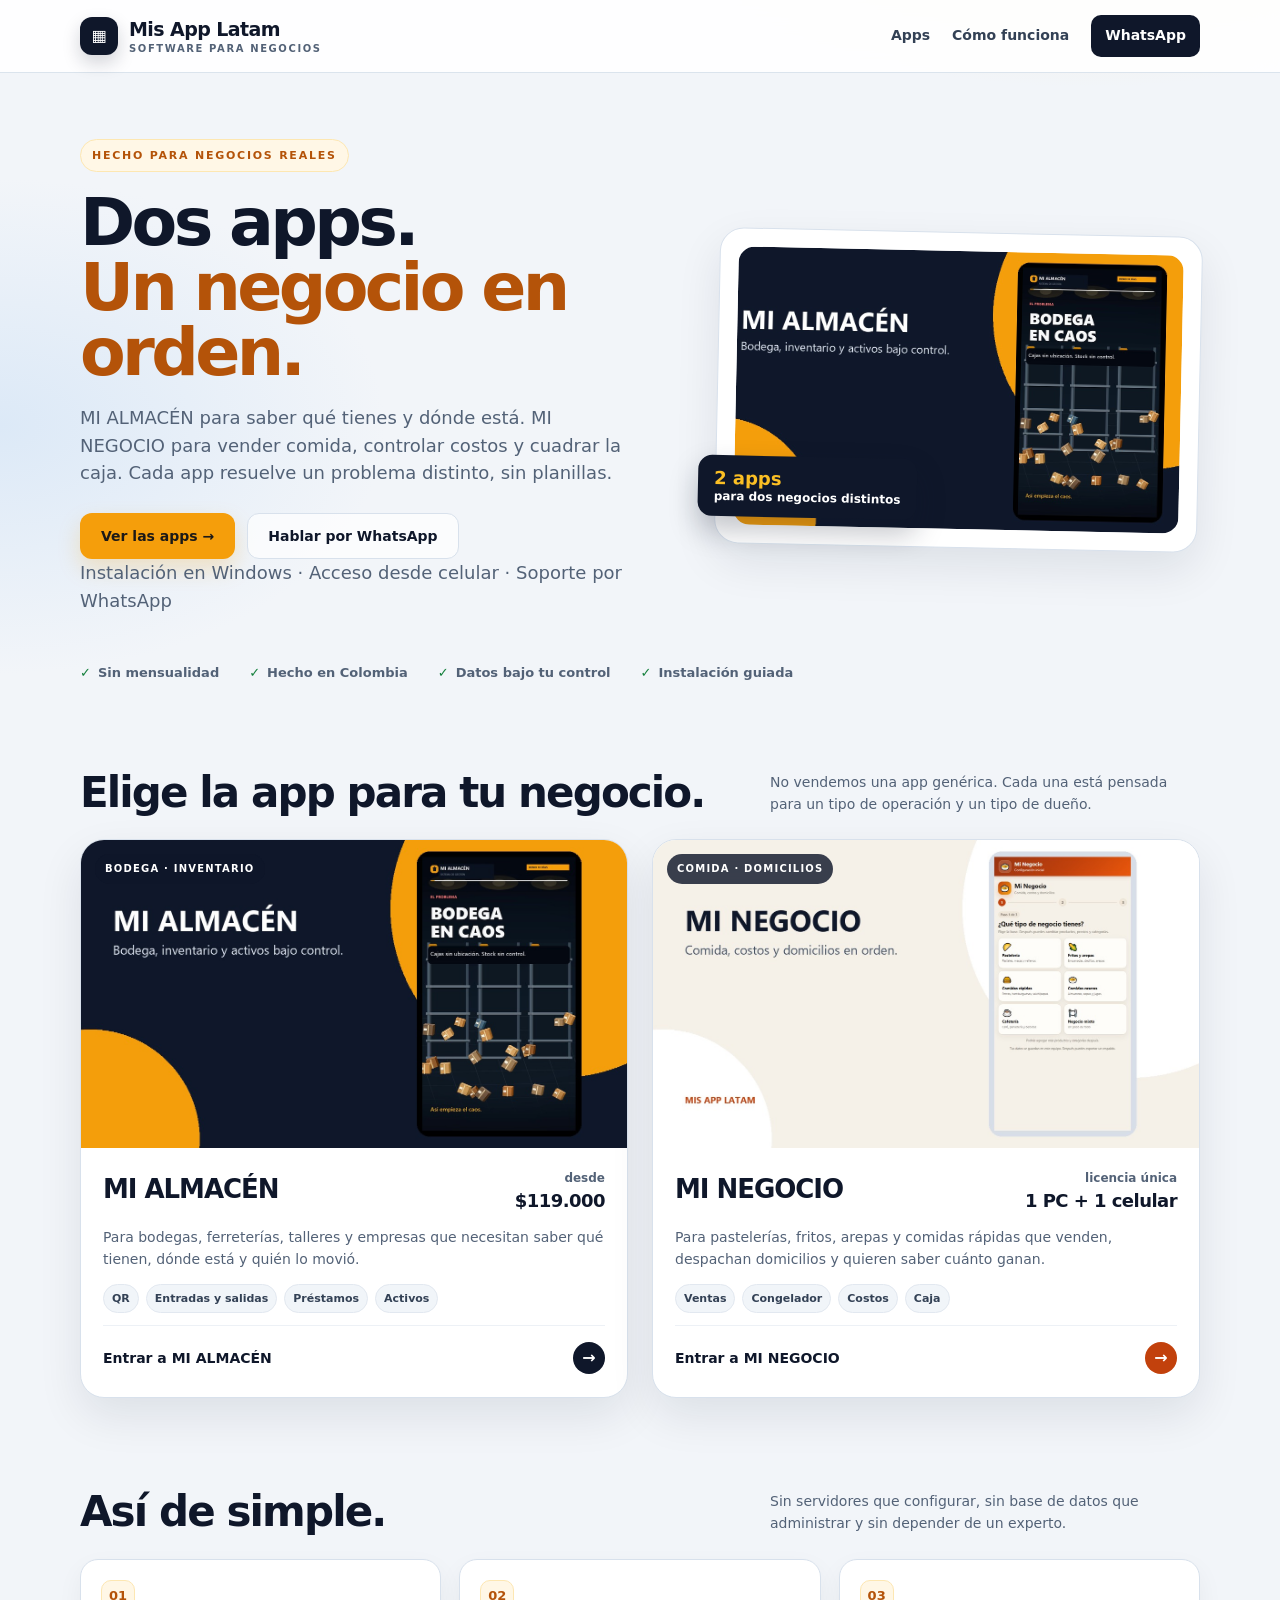
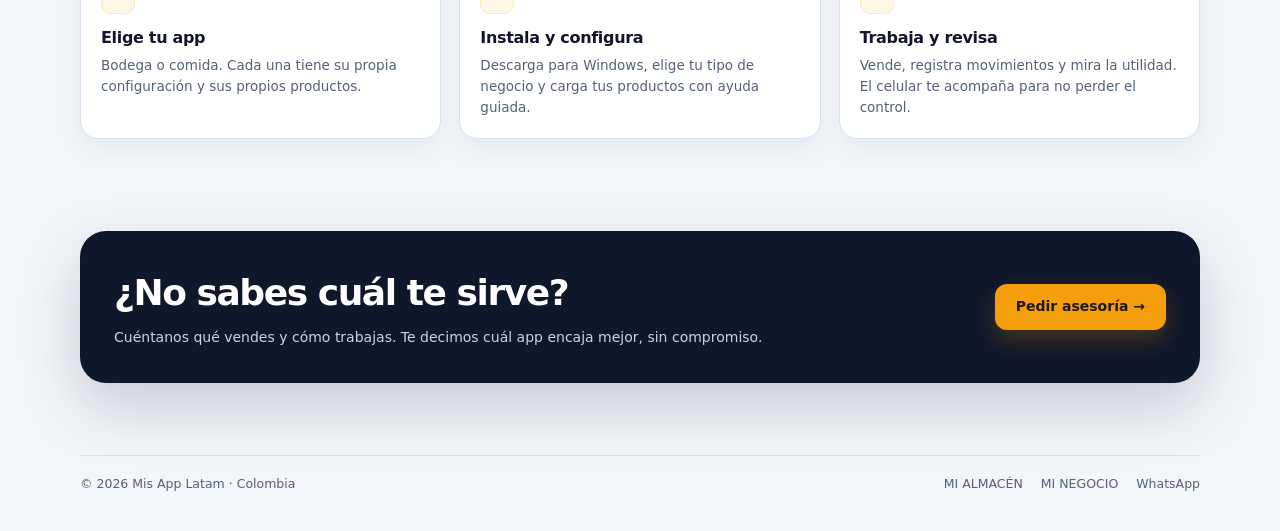
<file: index.html>
<!DOCTYPE html>
<html lang="es">
<head>
  <meta charset="UTF-8">
  <meta name="viewport" content="width=device-width, initial-scale=1.0">
  <meta name="theme-color" content="#f2f5f9">
  <meta name="version" content="1">
  <title>Mis App Latam · Apps para negocios reales</title>
  <meta name="description" content="MI ALMACÉN para bodega e inventario. MI NEGOCIO para comida, costos y domicilios. Dos apps para ordenar y hacer crecer tu negocio.">
  <link rel="stylesheet" href="catalogo.css?v=1">
</head>
<body>
  <header class="top">
    <div class="wrap top-inner">
      <a class="brand" href="index.html" aria-label="Mis App Latam">
        <span class="brand-mark">▦</span>
        <span>Mis App Latam<small>Software para negocios</small></span>
      </a>
      <nav aria-label="Navegación principal">
        <a href="#apps">Apps</a>
        <a href="#como-funciona">Cómo funciona</a>
        <a class="nav-cta" href="https://wa.me/573161646220?text=Hola%2C%20quiero%20informaci%C3%B3n%20sobre%20las%20apps" target="_blank" rel="noopener">WhatsApp</a>
      </nav>
    </div>
  </header>

  <main>
    <section class="hero">
      <div class="wrap hero-grid">
        <div>
          <span class="eyebrow">Hecho para negocios reales</span>
          <h1>Dos apps.<br><em>Un negocio en orden.</em></h1>
          <p>MI ALMACÉN para saber qué tienes y dónde está. MI NEGOCIO para vender comida, controlar costos y cuadrar la caja. Cada app resuelve un problema distinto, sin planillas.</p>
          <div class="hero-actions">
            <a class="btn btn-amber" href="#apps">Ver las apps →</a>
            <a class="btn btn-ghost" href="https://wa.me/573161646220?text=Hola%2C%20quiero%20saber%20cu%C3%A1l%20app%20me%20sirve" target="_blank" rel="noopener">Hablar por WhatsApp</a>
          </div>
          <p class="hero-note">Instalación en Windows · Acceso desde celular · Soporte por WhatsApp</p>
        </div>
        <div class="hero-panel">
          <img src="assets/cover-almacen.jpg" alt="Portada de MI ALMACÉN">
          <div class="hero-stamp"><b>2 apps</b>para dos negocios distintos</div>
        </div>
      </div>
      <div class="wrap trust">
        <span>Sin mensualidad</span>
        <span>Hecho en Colombia</span>
        <span>Datos bajo tu control</span>
        <span>Instalación guiada</span>
      </div>
    </section>

    <section id="apps">
      <div class="wrap">
        <div class="section-head">
          <h2>Elige la app para tu negocio.</h2>
          <p>No vendemos una app genérica. Cada una está pensada para un tipo de operación y un tipo de dueño.</p>
        </div>

        <div class="apps">
          <a class="app-card" href="almacen.html">
            <div class="app-cover">
              <img src="assets/cover-almacen.jpg" alt="MI ALMACÉN, app de bodega e inventario">
              <span class="app-tag">Bodega · Inventario</span>
            </div>
            <div class="app-body">
              <div class="app-title">
                <h3>MI ALMACÉN</h3>
                <div class="app-price">desde<b>$119.000</b></div>
              </div>
              <p>Para bodegas, ferreterías, talleres y empresas que necesitan saber qué tienen, dónde está y quién lo movió.</p>
              <div class="chips">
                <span class="chip">QR</span>
                <span class="chip">Entradas y salidas</span>
                <span class="chip">Préstamos</span>
                <span class="chip">Activos</span>
              </div>
              <div class="app-link">Entrar a MI ALMACÉN <span>→</span></div>
            </div>
          </a>

          <a class="app-card negocio" href="minegocio/">
            <div class="app-cover">
              <img src="minegocio/assets/cover.jpg" alt="MI NEGOCIO, app para negocios de comida">
              <span class="app-tag">Comida · Domicilios</span>
            </div>
            <div class="app-body">
              <div class="app-title">
                <h3>MI NEGOCIO</h3>
                <div class="app-price">licencia única<b>1 PC + 1 celular</b></div>
              </div>
              <p>Para pastelerías, fritos, arepas y comidas rápidas que venden, despachan domicilios y quieren saber cuánto ganan.</p>
              <div class="chips">
                <span class="chip">Ventas</span>
                <span class="chip">Congelador</span>
                <span class="chip">Costos</span>
                <span class="chip">Caja</span>
              </div>
              <div class="app-link">Entrar a MI NEGOCIO <span>→</span></div>
            </div>
          </a>
        </div>
      </div>
    </section>

    <section id="como-funciona">
      <div class="wrap">
        <div class="section-head">
          <h2>Así de simple.</h2>
          <p>Sin servidores que configurar, sin base de datos que administrar y sin depender de un experto.</p>
        </div>
        <div class="steps">
          <article class="step">
            <b>01</b>
            <h3>Elige tu app</h3>
            <p>Bodega o comida. Cada una tiene su propia configuración y sus propios productos.</p>
          </article>
          <article class="step">
            <b>02</b>
            <h3>Instala y configura</h3>
            <p>Descarga para Windows, elige tu tipo de negocio y carga tus productos con ayuda guiada.</p>
          </article>
          <article class="step">
            <b>03</b>
            <h3>Trabaja y revisa</h3>
            <p>Vende, registra movimientos y mira la utilidad. El celular te acompaña para no perder el control.</p>
          </article>
        </div>
      </div>
    </section>

    <section>
      <div class="wrap">
        <div class="final">
          <div>
            <h2>¿No sabes cuál te sirve?</h2>
            <p>Cuéntanos qué vendes y cómo trabajas. Te decimos cuál app encaja mejor, sin compromiso.</p>
          </div>
          <a class="btn btn-amber" href="https://wa.me/573161646220?text=Hola%2C%20necesito%20ayuda%20para%20elegir%20la%20app" target="_blank" rel="noopener">Pedir asesoría →</a>
        </div>
      </div>
    </section>
  </main>

  <footer>
    <div class="wrap footer-inner">
      <div>© <span id="year">2026</span> Mis App Latam · Colombia</div>
      <div>
        <a href="almacen.html">MI ALMACÉN</a>
        <a href="minegocio/">MI NEGOCIO</a>
        <a href="https://wa.me/573161646220" target="_blank" rel="noopener">WhatsApp</a>
      </div>
    </div>
  </footer>

  <script>
    document.getElementById('year').textContent = new Date().getFullYear();
  </script>
</body>
</html>
</file>
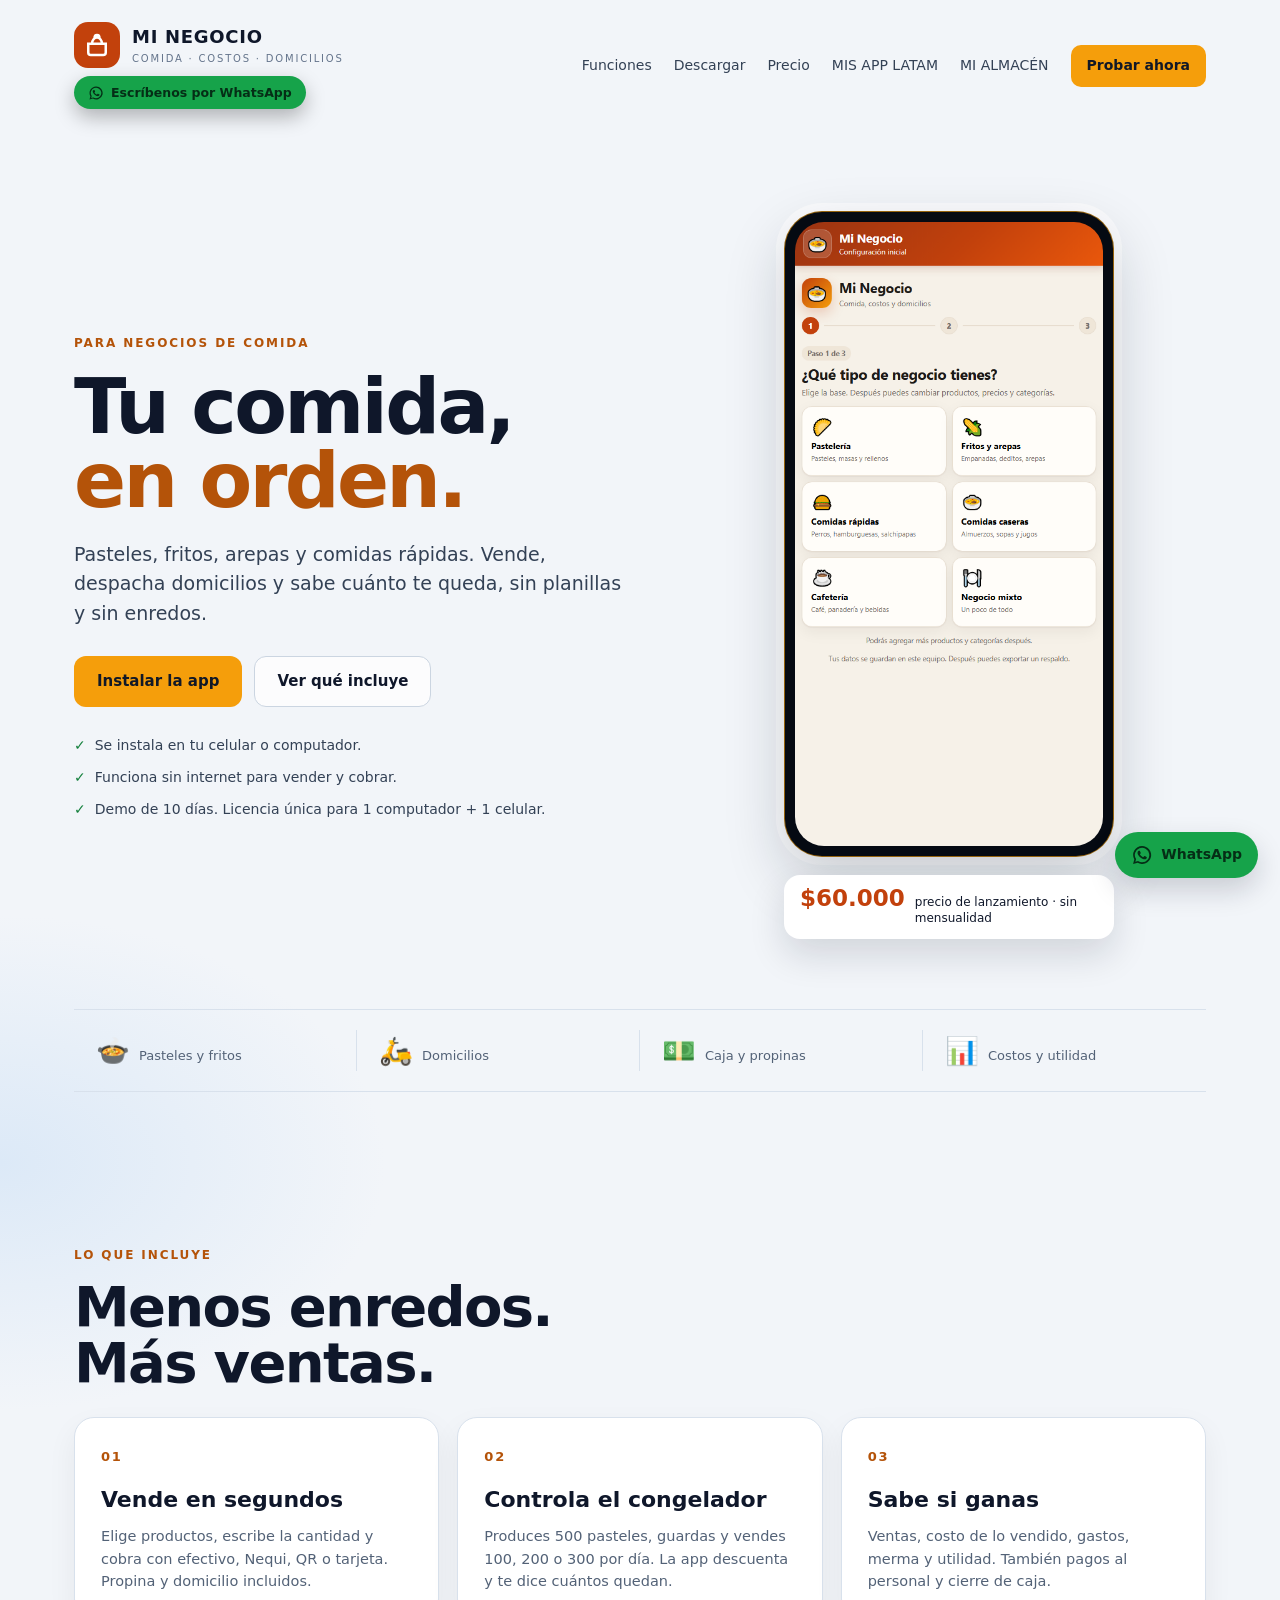
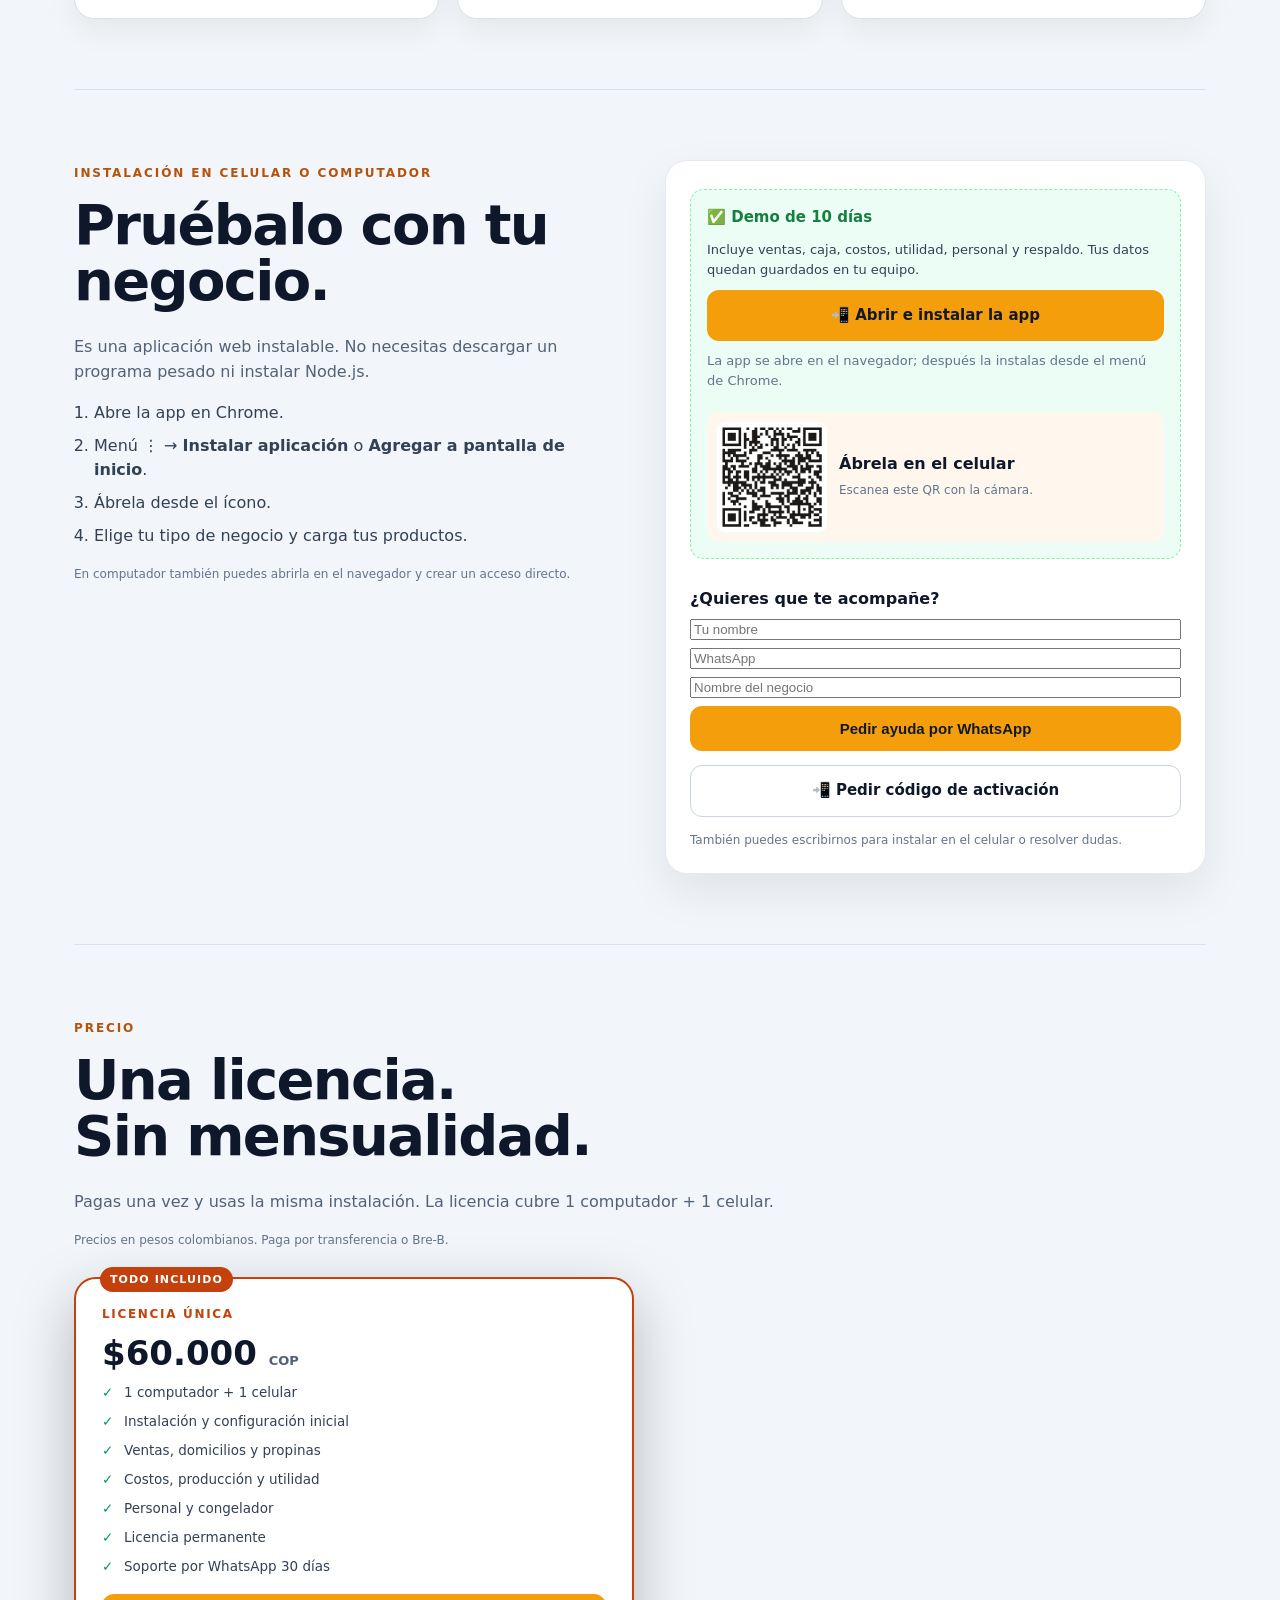
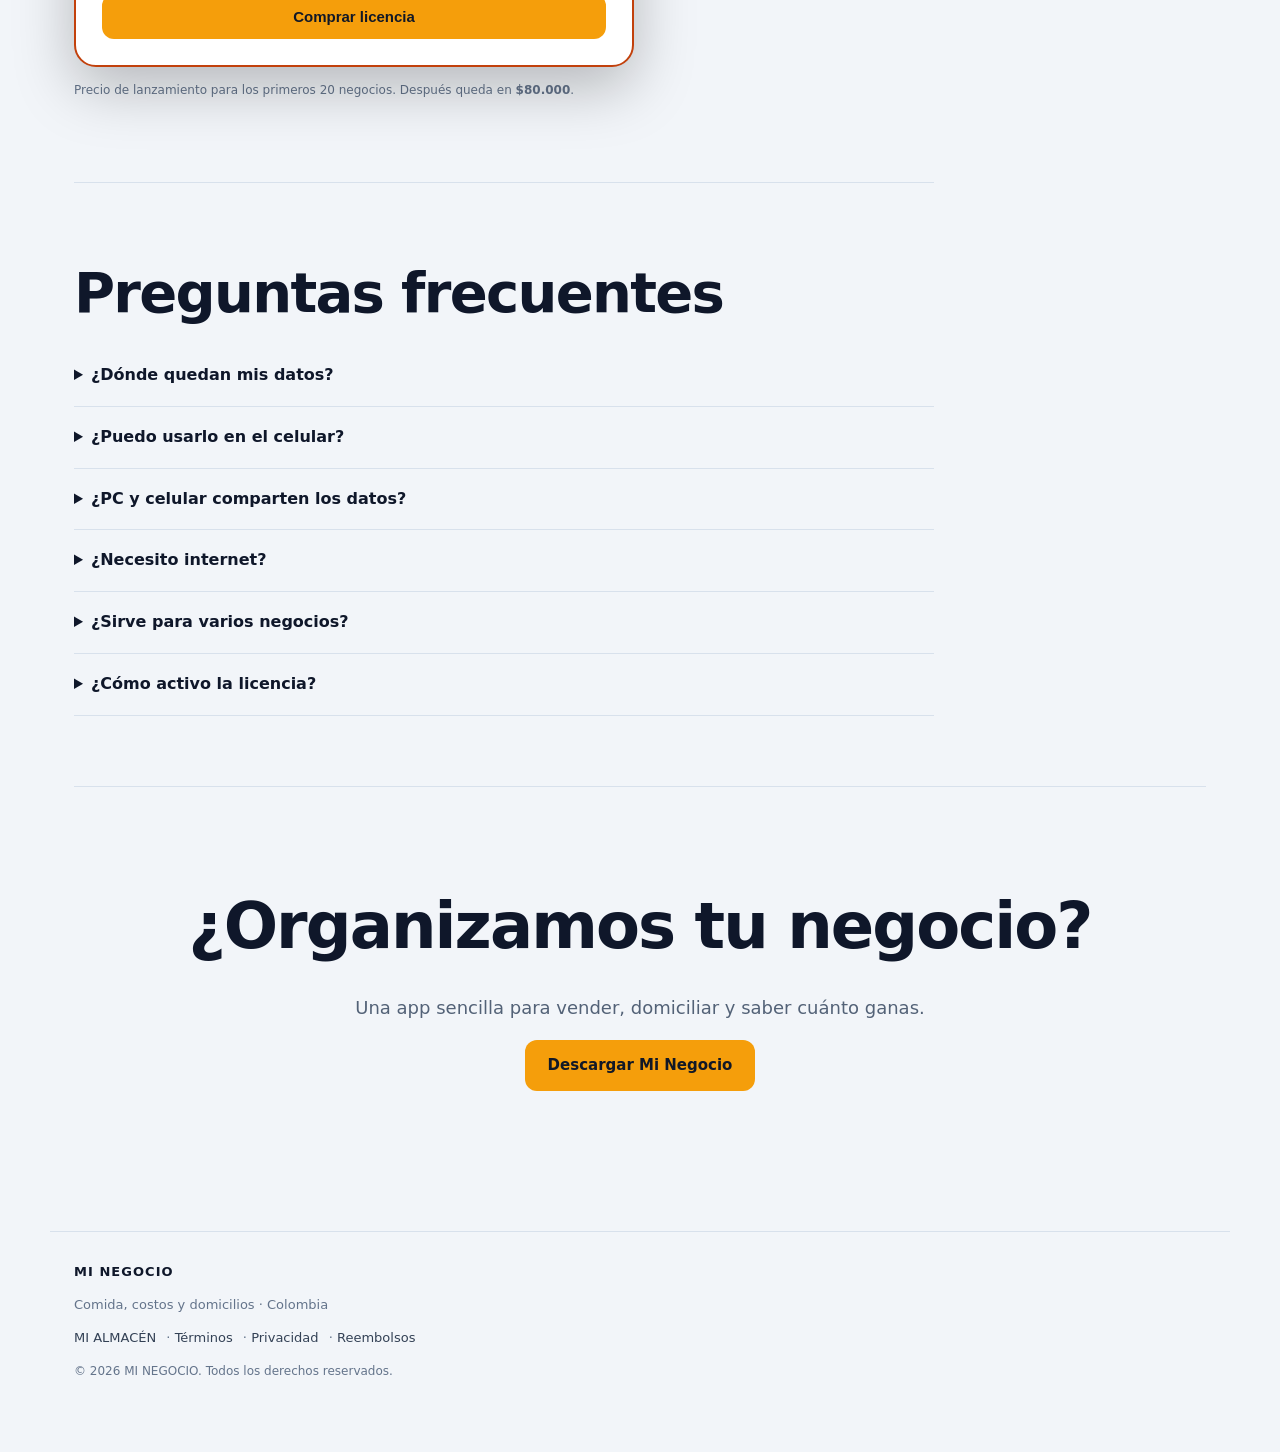
<file: minegocio/index.html>
<!doctype html>
<html lang="es">
<head>
  <meta charset="utf-8">
  <meta name="viewport" content="width=device-width, initial-scale=1">
  <title>MI NEGOCIO · Comida, costos y domicilios</title>
  <meta name="description" content="Vende, despacha y cuadra la caja de tu negocio de comida. Pasteles, fritos, arepas y comidas rápidas. Licencia única de $60.000 para 1 computador y 1 celular.">
  <link rel="stylesheet" href="styles.css?v=1">
  <link rel="stylesheet" href="brand.css?v=1">
  <link rel="stylesheet" href="../light.css?v=1">
  <link rel="stylesheet" href="pago.css?v=1">
</head>
<body>
  <header class="top">
    <div class="brand-block">
      <a class="brand" href="#inicio" aria-label="MI NEGOCIO">
        <span class="brand-icon" aria-hidden="true">
          <svg viewBox="0 0 48 48"><path d="M10 22h28v14a4 4 0 0 1-4 4H14a4 4 0 0 1-4-4V22Z" fill="none" stroke="currentColor" stroke-width="4"/><path d="M16 22c0-6 4-10 8-10s8 4 8 10M20 13c0-3 2-5 4-5s4 2 4 5" fill="none" stroke="currentColor" stroke-width="4"/></svg>
        </span>
        <span>
          <strong>MI NEGOCIO</strong>
          <small>COMIDA · COSTOS · DOMICILIOS</small>
        </span>
      </a>
      <a class="wa-header" id="wa-header" href="#" aria-label="Escribir por WhatsApp">
        <svg viewBox="0 0 32 32" aria-hidden="true"><path fill="currentColor" d="M16 3a13 13 0 0 0-11.2 19.5L3 29l6.7-1.8A13 13 0 1 0 16 3Zm0 23.5a10.5 10.5 0 0 1-5.3-1.5l-.4-.2-4 1.1 1.1-3.9-.2-.4A10.5 10.5 0 1 1 16 26.5Zm6-7.8c-.3-.2-1.9-1-2.2-1.1-.3-.1-.5-.2-.7.2l-1 1.2c-.2.2-.4.3-.7.1a8.6 8.6 0 0 1-2.5-1.5 9.6 9.6 0 0 1-1.8-2.3c-.2-.3 0-.5.1-.7l.5-.6.4-.7c.1-.2 0-.4 0-.6l-1-2.3c-.3-.6-.6-.5-.8-.5h-.7c-.2 0-.6.1-.9.4-.3.3-1.2 1.1-1.2 2.8 0 1.6 1.2 3.2 1.3 3.4.2.2 2.3 3.7 5.7 5 .8.3 1.4.5 1.9.6.8.3 1.6.2 2.2.1.7-.1 1.9-.8 2.2-1.5.3-.8.3-1.4.2-1.5-.1-.2-.3-.2-.6-.4Z"/></svg>
        <span>Escríbenos por WhatsApp</span>
      </a>
    </div>
    <nav>
      <a href="#funciones">Funciones</a>
      <a href="#descargar">Descargar</a>
      <a href="#precio">Precio</a>
      <a href="../index.html">MIS APP LATAM</a>
      <a href="../almacen.html">MI ALMACÉN</a>
      <a class="nav-cta" href="#descargar">Probar ahora</a>
    </nav>
  </header>

  <main>
    <section class="hero" id="inicio">
      <div class="hero-copy">
        <span class="eyebrow">PARA NEGOCIOS DE COMIDA</span>
        <h1>Tu comida,<br><em>en orden.</em></h1>
        <p class="lead">Pasteles, fritos, arepas y comidas rápidas. Vende, despacha domicilios y sabe cuánto te queda, sin planillas y sin enredos.</p>
        <div class="actions">
          <a class="btn primary" href="app/index.html" id="btn-instalar">Instalar la app</a>
          <a class="btn ghost" href="#funciones">Ver qué incluye</a>
        </div>
        <ul class="checks">
          <li>Se instala en tu celular o computador.</li>
          <li>Funciona sin internet para vender y cobrar.</li>
          <li>Demo de 10 días. Licencia única para 1 computador + 1 celular.</li>
        </ul>
      </div>

      <div class="hero-visual">
        <div class="phone">
          <img src="assets/app.png" alt="Configuración inicial de Mi Negocio" loading="lazy">
        </div>
        <div class="float-card">
          <strong>$60.000</strong>
          <span>precio de lanzamiento · sin mensualidad</span>
        </div>
      </div>
    </section>

    <section class="strip">
      <div><strong>🍲</strong><span>Pasteles y fritos</span></div>
      <div><strong>🛵</strong><span>Domicilios</span></div>
      <div><strong>💵</strong><span>Caja y propinas</span></div>
      <div><strong>📊</strong><span>Costos y utilidad</span></div>
    </section>

    <section class="section" id="funciones">
      <span class="eyebrow">LO QUE INCLUYE</span>
      <h2>Menos enredos.<br>Más ventas.</h2>
      <div class="cards">
        <article>
          <span class="num">01</span>
          <h3>Vende en segundos</h3>
          <p>Elige productos, escribe la cantidad y cobra con efectivo, Nequi, QR o tarjeta. Propina y domicilio incluidos.</p>
        </article>
        <article>
          <span class="num">02</span>
          <h3>Controla el congelador</h3>
          <p>Produces 500 pasteles, guardas y vendes 100, 200 o 300 por día. La app descuenta y te dice cuántos quedan.</p>
        </article>
        <article>
          <span class="num">03</span>
          <h3>Sabe si ganas</h3>
          <p>Ventas, costo de lo vendido, gastos, merma y utilidad. También pagos al personal y cierre de caja.</p>
        </article>
      </div>
    </section>

    <section class="section demo" id="descargar">
      <div class="demo-copy">
        <span class="eyebrow">INSTALACIÓN EN CELULAR O COMPUTADOR</span>
        <h2>Pruébalo con tu negocio.</h2>
        <p>Es una aplicación web instalable. No necesitas descargar un programa pesado ni instalar Node.js.</p>
        <ol>
          <li>Abre la app en Chrome.</li>
          <li>Menú ⋮ → <b>Instalar aplicación</b> o <b>Agregar a pantalla de inicio</b>.</li>
          <li>Ábrela desde el ícono.</li>
          <li>Elige tu tipo de negocio y carga tus productos.</li>
        </ol>
        <p class="small">En computador también puedes abrirla en el navegador y crear un acceso directo.</p>
      </div>
      <div class="form">
        <div class="descarga" style="display:grid">
          <strong>✅ Demo de 10 días</strong>
          <p>Incluye ventas, caja, costos, utilidad, personal y respaldo. Tus datos quedan guardados en tu equipo.</p>
          <a class="btn primary full" href="app/index.html" id="btn-descarga">📲 Abrir e instalar la app</a>
          <p class="small">La app se abre en el navegador; después la instalas desde el menú de Chrome.</p>
          <div style="display:flex;gap:12px;align-items:center;margin-top:10px;padding:10px;background:#fff7ed;border-radius:12px">
            <img src="assets/qr-minegocio.png" alt="QR para abrir Mi Negocio en el celular" width="110" height="110" style="border-radius:8px;background:#fff">
            <div><b>Ábrela en el celular</b><br><span class="small">Escanea este QR con la cámara.</span></div>
          </div>
        </div>
        <form id="lead-form" style="margin-top:14px;display:grid;gap:8px">
          <strong>¿Quieres que te acompañe?</strong>
          <input id="lead-nombre" placeholder="Tu nombre" required>
          <input id="lead-telefono" placeholder="WhatsApp" inputmode="tel" required>
          <input id="lead-negocio" placeholder="Nombre del negocio" required>
          <button class="btn primary full" type="submit">Pedir ayuda por WhatsApp</button>
        </form>
        <a class="btn ghost full" id="wa-licencia" href="#">📲 Pedir código de activación</a>
        <p class="form-note">También puedes escribirnos para instalar en el celular o resolver dudas.</p>
      </div>
    </section>

    <section class="section price" id="precio">
      <div class="price-head">
        <span class="eyebrow">PRECIO</span>
        <h2>Una licencia.<br>Sin mensualidad.</h2>
        <p>Pagas una vez y usas la misma instalación. La licencia cubre 1 computador + 1 celular.</p>
        <p class="small">Precios en pesos colombianos. Paga por transferencia o Bre-B.</p>
      </div>
      <div class="planes one" id="planes"></div>
      <p class="small" style="margin-top:14px">Precio de lanzamiento para los primeros 20 negocios. Después queda en <b>$80.000</b>.</p>
    </section>

    <section class="section faq">
      <h2>Preguntas frecuentes</h2>
      <details><summary>¿Dónde quedan mis datos?</summary><p>En el equipo donde usas la app, dentro del navegador. Si borras los datos de Chrome, se pierden. Guarda una copia de seguridad con frecuencia desde <b>Ajustes</b>.</p></details>
      <details><summary>¿Puedo usarlo en el celular?</summary><p>Sí. El plan Negocio cubre 1 computador + 1 celular. Instalas la misma PWA en los dos y cargas una licencia con los dos códigos.</p></details>
      <details><summary>¿PC y celular comparten los datos?</summary><p>No automáticamente. Cada equipo guarda su propia información. Para pasarla usa la copia de seguridad JSON; restaurar reemplaza los datos del equipo.</p></details>
      <details><summary>¿Necesito internet?</summary><p>Para vender y cobrar no. La conexión se usa si quieres enviar una copia de seguridad o pedir soporte.</p></details>
      <details><summary>¿Sirve para varios negocios?</summary><p>Sí. Al inicio eliges pastelería, fritos, arepas, comidas rápidas, caseras, cafetería o mixto, y puedes cambiar productos y precios.</p></details>
      <details><summary>¿Cómo activo la licencia?</summary><p>Después del pago recibes un archivo de licencia por WhatsApp. En la app entra a <b>Ajustes → Licencia</b> y carga ese archivo. El plan Negocio incluye los códigos de PC y celular.</p></details>
    </section>

    <section class="final-cta">
      <h2>¿Organizamos tu negocio?</h2>
      <p>Una app sencilla para vender, domiciliar y saber cuánto ganas.</p>
      <a class="btn primary" href="#descargar">Descargar Mi Negocio</a>
    </section>
  </main>

  <footer>
    <strong>MI NEGOCIO</strong>
    <p>Comida, costos y domicilios · Colombia</p>
    <p class="legal"><a href="/">MI ALMACÉN</a> · <a href="#" data-legal="terminos">Términos</a> · <a href="#" data-legal="privacidad">Privacidad</a> · <a href="#" data-legal="reembolsos">Reembolsos</a></p>
    <p class="small">© <span id="year"></span> MI NEGOCIO. Todos los derechos reservados.</p>
  </footer>

  <a class="wa-float" id="wa-float" href="#" aria-label="Escribir por WhatsApp">
    <svg viewBox="0 0 32 32" aria-hidden="true"><path fill="currentColor" d="M16 3a13 13 0 0 0-11.2 19.5L3 29l6.7-1.8A13 13 0 1 0 16 3Zm0 23.5a10.5 10.5 0 0 1-5.3-1.5l-.4-.2-4 1.1 1.1-3.9-.2-.4A10.5 10.5 0 1 1 16 26.5Zm6-7.8c-.3-.2-1.9-1-2.2-1.1-.3-.1-.5-.2-.7.2l-1 1.2c-.2.2-.4.3-.7.1a8.6 8.6 0 0 1-2.5-1.5 9.6 9.6 0 0 1-1.8-2.3c-.2-.3 0-.5.1-.7l.5-.6.4-.7c.1-.2 0-.4 0-.6l-1-2.3c-.3-.6-.6-.5-.8-.5h-.7c-.2 0-.6.1-.9.4-.3.3-1.2 1.1-1.2 2.8 0 1.6 1.2 3.2 1.3 3.4.2.2 2.3 3.7 5.7 5 .8.3 1.4.5 1.9.6.8.3 1.6.2 2.2.1.7-.1 1.9-.8 2.2-1.5.3-.8.3-1.4.2-1.5-.1-.2-.3-.2-.6-.4Z"/></svg>
    <span>WhatsApp</span>
  </a>

  <script src="config.js?v=1"></script>
  <script src="app.js?v=1"></script>
  <script>
  (function () {
    var form = document.getElementById('lead-form');
    if (!form) return;
    form.addEventListener('submit', function (e) {
      e.preventDefault();
      var nombre = document.getElementById('lead-nombre').value.trim();
      var telefono = document.getElementById('lead-telefono').value.trim();
      var negocio = document.getElementById('lead-negocio').value.trim();
      var wa = (window.MI_NEGOCIO && window.MI_NEGOCIO.whatsapp) || '573161646220';
      var texto = 'Hola, quiero probar Mi Negocio.\nNombre: ' + nombre + '\nWhatsApp: ' + telefono + '\nNegocio: ' + negocio;
      window.open('https://wa.me/' + wa + '?text=' + encodeURIComponent(texto), '_blank');
    });
  })();
  </script>
</body>
</html>
</file>
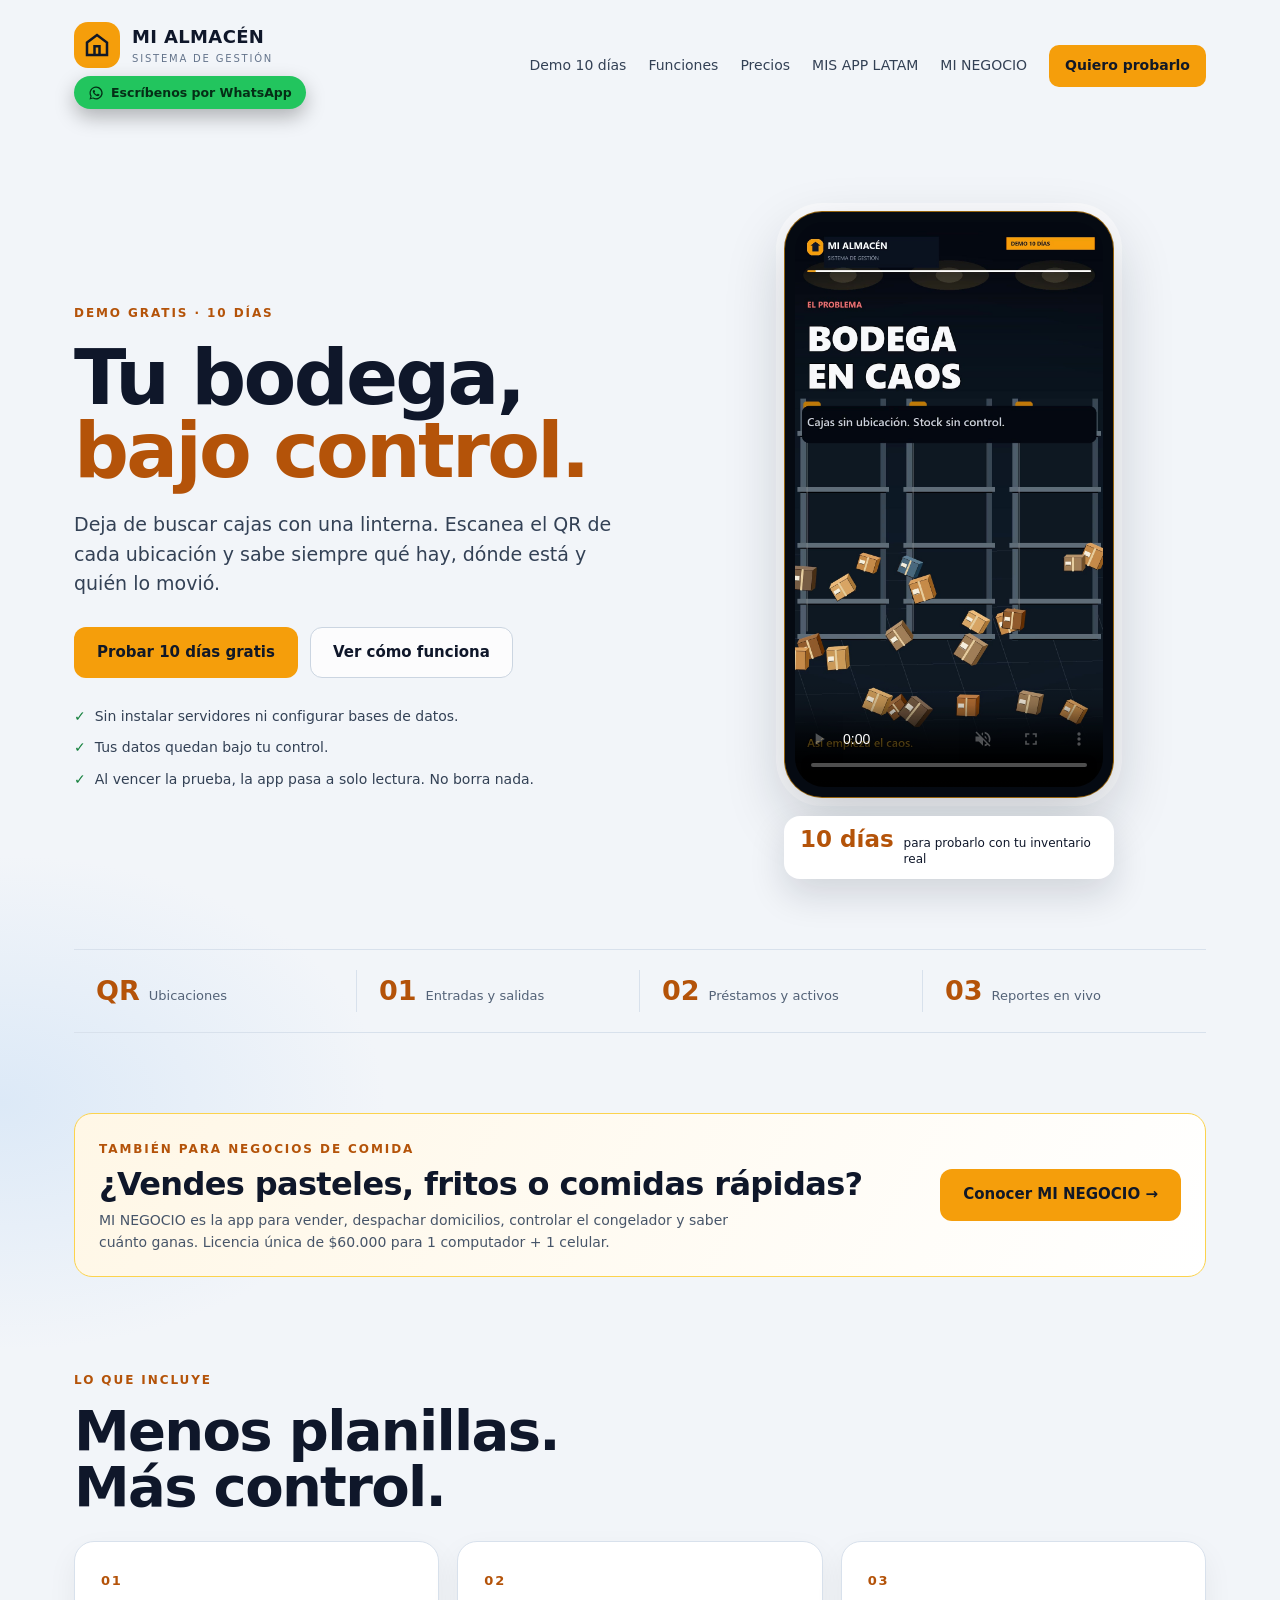
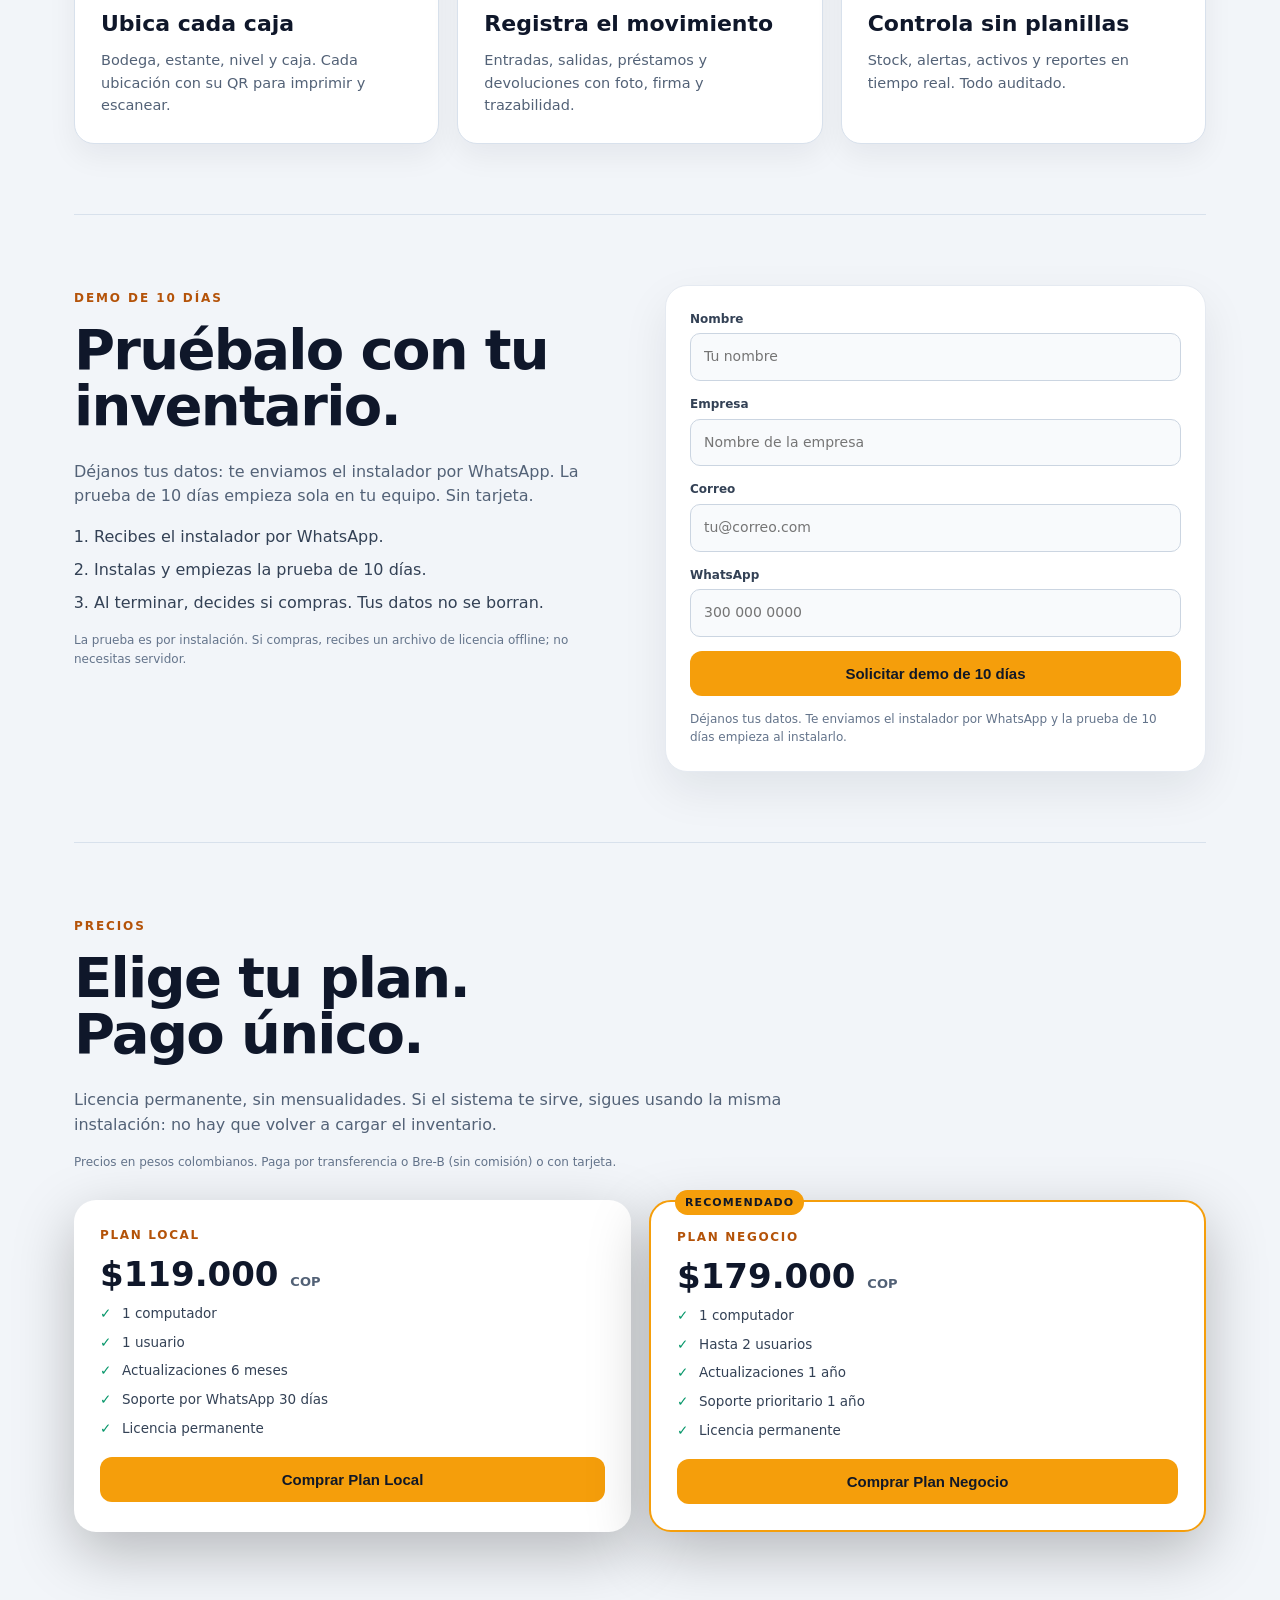
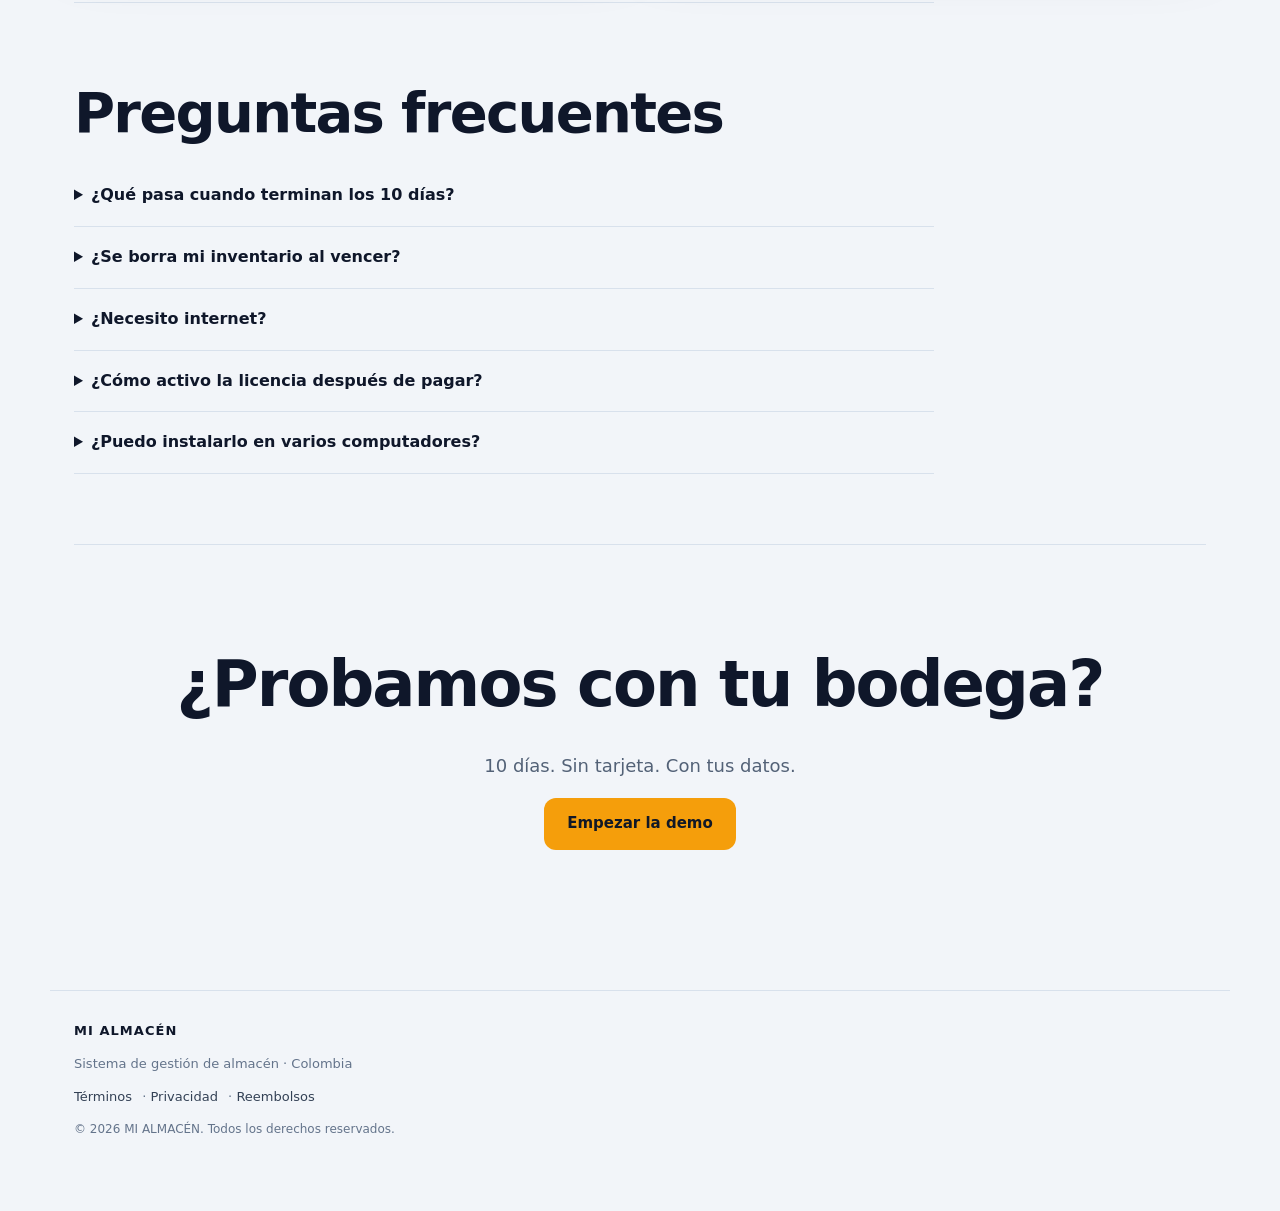
<file: almacen.html>
<!doctype html>
<html lang="es">
<head>
  <meta charset="utf-8">
  <meta name="viewport" content="width=device-width, initial-scale=1">
  <title>MI ALMACÉN · Demo de 10 días</title>
  <meta name="description" content="Prueba MI ALMACÉN durante 10 días. Escanea el QR de cada caja y sabe siempre dónde está. Sin planillas, sin perder inventario.">
  <meta name="version" content="4">
  <link rel="stylesheet" href="styles.css?v=4">
  <link rel="stylesheet" href="light.css?v=1">
</head>
<body>
  <header class="top">
    <div class="brand-block">
      <a class="brand" href="#inicio" aria-label="MI ALMACÉN">
        <span class="brand-icon" aria-hidden="true">
          <svg viewBox="0 0 48 48"><path d="M8 20 24 8l16 12v20H8V20Z" fill="none" stroke="currentColor" stroke-width="4"/><path d="M20 40V26h8v14" fill="none" stroke="currentColor" stroke-width="4"/></svg>
        </span>
        <span>
          <strong>MI ALMACÉN</strong>
          <small>SISTEMA DE GESTIÓN</small>
        </span>
      </a>
      <a class="wa-header" id="wa-header" href="#" aria-label="Escribir por WhatsApp">
        <svg viewBox="0 0 32 32" aria-hidden="true"><path fill="currentColor" d="M16 3a13 13 0 0 0-11.2 19.5L3 29l6.7-1.8A13 13 0 1 0 16 3Zm0 23.5a10.5 10.5 0 0 1-5.3-1.5l-.4-.2-4 1.1 1.1-3.9-.2-.4A10.5 10.5 0 1 1 16 26.5Zm6-7.8c-.3-.2-1.9-1-2.2-1.1-.3-.1-.5-.2-.7.2l-1 1.2c-.2.2-.4.3-.7.1a8.6 8.6 0 0 1-2.5-1.5 9.6 9.6 0 0 1-1.8-2.3c-.2-.3 0-.5.1-.7l.5-.6.4-.7c.1-.2 0-.4 0-.6l-1-2.3c-.3-.6-.6-.5-.8-.5h-.7c-.2 0-.6.1-.9.4-.3.3-1.2 1.1-1.2 2.8 0 1.6 1.2 3.2 1.3 3.4.2.2 2.3 3.7 5.7 5 .8.3 1.4.5 1.9.6.8.3 1.6.2 2.2.1.7-.1 1.9-.8 2.2-1.5.3-.8.3-1.4.2-1.5-.1-.2-.3-.2-.6-.4Z"/></svg>
        <span>Escríbenos por WhatsApp</span>
      </a>
    </div>
    <nav>
      <a href="#demo">Demo 10 días</a>
      <a href="#funciones">Funciones</a>
      <a href="#precio">Precios</a>
      <a href="index.html">MIS APP LATAM</a>
      <a href="minegocio/">MI NEGOCIO</a>
      <a class="nav-cta" href="#demo">Quiero probarlo</a>
    </nav>
  </header>

  <main>
    <section class="hero" id="inicio">
      <div class="hero-copy">
        <span class="eyebrow">DEMO GRATIS · 10 DÍAS</span>
        <h1>Tu bodega,<br><em>bajo control.</em></h1>
        <p class="lead">Deja de buscar cajas con una linterna. Escanea el QR de cada ubicación y sabe siempre qué hay, dónde está y quién lo movió.</p>
        <div class="actions">
          <a class="btn primary" href="#demo">Probar 10 días gratis</a>
          <a class="btn ghost" href="#video">Ver cómo funciona</a>
        </div>
        <ul class="checks">
          <li>Sin instalar servidores ni configurar bases de datos.</li>
          <li>Tus datos quedan bajo tu control.</li>
          <li>Al vencer la prueba, la app pasa a solo lectura. No borra nada.</li>
        </ul>
      </div>

      <div class="hero-visual" id="video">
        <div class="phone">
          <video controls autoplay muted loop playsinline preload="auto" poster="assets/poster.jpg?v=3" aria-label="Demostración de MI ALMACÉN">
            <source src="assets/reel.mp4?v=3" type="video/mp4">
            Tu navegador no reproduce el video. <a href="assets/reel.mp4">Ábrelo aquí</a>.
          </video>
        </div>
        <div class="float-card">
          <strong>10 días</strong>
          <span>para probarlo con tu inventario real</span>
        </div>
      </div>
    </section>

    <section class="strip">
      <div><strong>QR</strong><span>Ubicaciones</span></div>
      <div><strong>01</strong><span>Entradas y salidas</span></div>
      <div><strong>02</strong><span>Préstamos y activos</span></div>
      <div><strong>03</strong><span>Reportes en vivo</span></div>
    </section>

    <section class="cross">
      <div>
        <span class="eyebrow">TAMBIÉN PARA NEGOCIOS DE COMIDA</span>
        <h2>¿Vendes pasteles, fritos o comidas rápidas?</h2>
        <p>MI NEGOCIO es la app para vender, despachar domicilios, controlar el congelador y saber cuánto ganas. Licencia única de $60.000 para 1 computador + 1 celular.</p>
      </div>
      <a class="btn primary" href="minegocio/">Conocer MI NEGOCIO →</a>
    </section>

    <section class="section" id="funciones">
      <span class="eyebrow">LO QUE INCLUYE</span>
      <h2>Menos planillas.<br>Más control.</h2>
      <div class="cards">
        <article>
          <span class="num">01</span>
          <h3>Ubica cada caja</h3>
          <p>Bodega, estante, nivel y caja. Cada ubicación con su QR para imprimir y escanear.</p>
        </article>
        <article>
          <span class="num">02</span>
          <h3>Registra el movimiento</h3>
          <p>Entradas, salidas, préstamos y devoluciones con foto, firma y trazabilidad.</p>
        </article>
        <article>
          <span class="num">03</span>
          <h3>Controla sin planillas</h3>
          <p>Stock, alertas, activos y reportes en tiempo real. Todo auditado.</p>
        </article>
      </div>
    </section>

    <section class="section demo" id="demo">
      <div class="demo-copy">
        <span class="eyebrow">DEMO DE 10 DÍAS</span>
        <h2>Pruébalo con tu inventario.</h2>
        <p>Déjanos tus datos: te enviamos el instalador por WhatsApp. La prueba de 10 días empieza sola en tu equipo. Sin tarjeta.</p>
        <ol>
          <li>Recibes el instalador por WhatsApp.</li>
          <li>Instalas y empiezas la prueba de 10 días.</li>
          <li>Al terminar, decides si compras. Tus datos no se borran.</li>
        </ol>
        <p class="small">La prueba es por instalación. Si compras, recibes un archivo de licencia offline; no necesitas servidor.</p>
      </div>

      <form class="form" id="form-demo" novalidate>
        <div class="field">
          <label for="nombre">Nombre</label>
          <input id="nombre" name="nombre" autocomplete="name" required placeholder="Tu nombre">
        </div>
        <div class="field">
          <label for="empresa">Empresa</label>
          <input id="empresa" name="empresa" autocomplete="organization" placeholder="Nombre de la empresa">
        </div>
        <div class="field">
          <label for="correo">Correo</label>
          <input id="correo" name="correo" type="email" autocomplete="email" required placeholder="tu@correo.com">
        </div>
        <div class="field">
          <label for="whatsapp">WhatsApp</label>
          <input id="whatsapp" name="whatsapp" type="tel" autocomplete="tel" required placeholder="300 000 0000">
        </div>
        <button class="btn primary full" type="submit">Solicitar demo de 10 días</button>
        <p class="form-note" id="form-note">Déjanos tus datos. Te enviamos el instalador por WhatsApp y la prueba de 10 días empieza al instalarlo.</p>

        <p class="form-note" id="wa-fallback" hidden>
          <a href="#" id="wa-fallback-link" target="_blank" rel="noopener">Si no se abrió WhatsApp, toca aquí para enviar tus datos.</a>
        </p>

        <p class="config-warning" id="config-warning" hidden>
          Falta configurar el número de WhatsApp en <code>config.js</code> antes de publicar.
        </p>
      </form>
    </section>

    <section class="section price" id="precio">
      <div class="price-head">
        <span class="eyebrow">PRECIOS</span>
        <h2>Elige tu plan.<br>Pago único.</h2>
        <p>Licencia permanente, sin mensualidades. Si el sistema te sirve, sigues usando la misma instalación: no hay que volver a cargar el inventario.</p>
        <p class="small">Precios en pesos colombianos. Paga por transferencia o Bre-B (sin comisión) o con tarjeta.</p>
      </div>
      <div class="planes" id="planes"></div>
    </section>

    <section class="section faq">
      <h2>Preguntas frecuentes</h2>
      <details><summary>¿Qué pasa cuando terminan los 10 días?</summary><p>La app pasa a modo solo lectura. Puedes seguir viendo tus datos, pero no registrar movimientos hasta activar la licencia.</p></details>
      <details><summary>¿Se borra mi inventario al vencer?</summary><p>No. La app no borra ni cifra tus datos. Al pagar, la misma instalación se desbloquea.</p></details>
      <details><summary>¿Necesito internet?</summary><p>No para trabajar. La app funciona en tu computador. La licencia se entrega como archivo firmado y se carga sin depender de un servidor.</p></details>
      <details><summary>¿Cómo activo la licencia después de pagar?</summary><p>Te enviamos un archivo de licencia. En la app entras a <b>Configuración → Licencia → Licencia offline</b> y lo cargas. La app se desbloquea y conserva tus datos.</p></details>
      <details><summary>¿Puedo instalarlo en varios computadores?</summary><p>Cada instalación requiere su licencia. Escríbenos si necesitas varias sedes.</p></details>
    </section>

    <section class="final-cta">
      <h2>¿Probamos con tu bodega?</h2>
      <p>10 días. Sin tarjeta. Con tus datos.</p>
      <a class="btn primary" href="#demo">Empezar la demo</a>
    </section>
  </main>

  <footer>
    <strong>MI ALMACÉN</strong>
    <p>Sistema de gestión de almacén · Colombia</p>
    <p class="legal"><a href="#" data-legal="terminos">Términos</a> · <a href="#" data-legal="privacidad">Privacidad</a> · <a href="#" data-legal="reembolsos">Reembolsos</a></p>
    <p class="small">© <span id="year"></span> MI ALMACÉN. Todos los derechos reservados.</p>
  </footer>

  <script src="config.js?v=4"></script>
  <script src="app.js?v=4"></script>
</body>
</html>
</file>
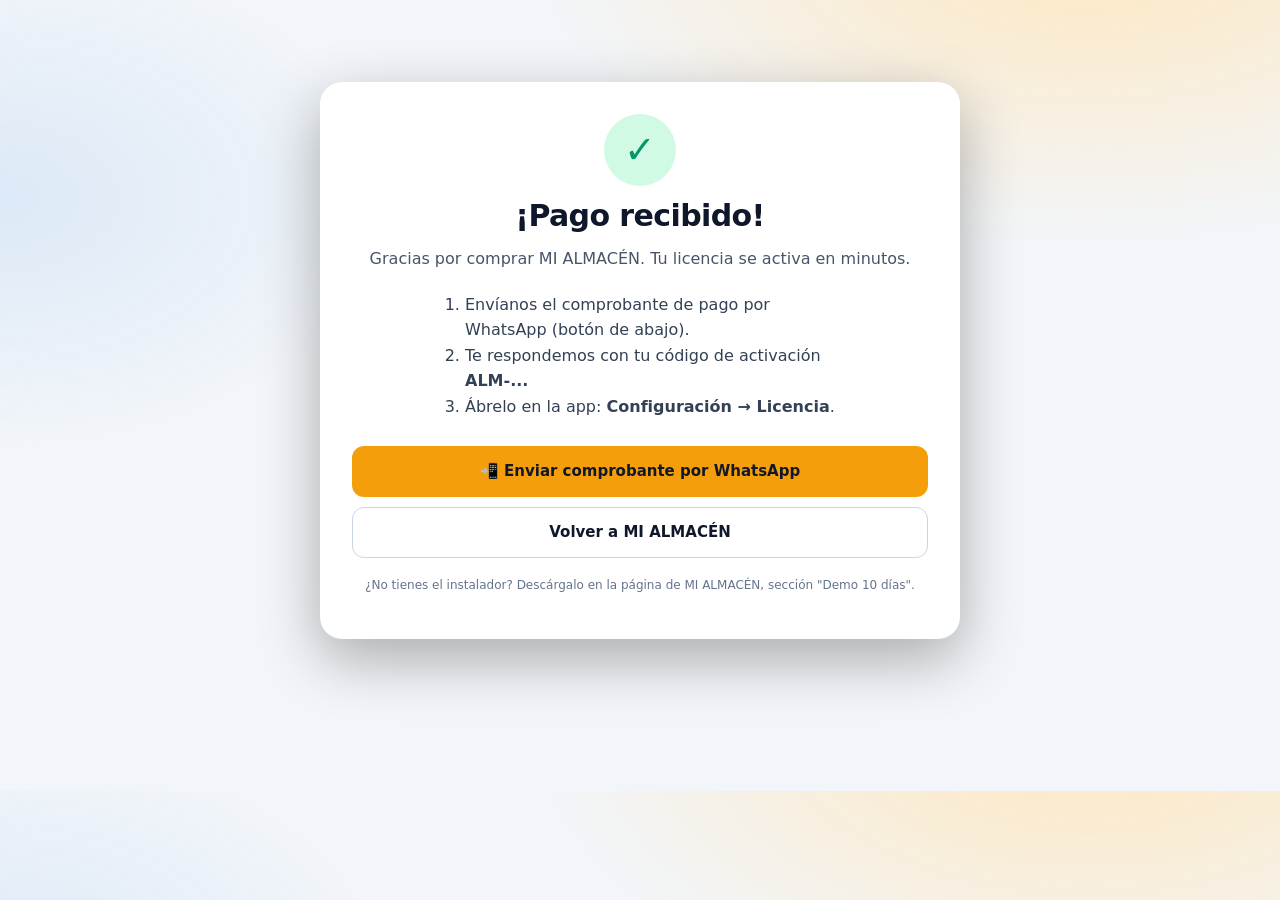
<file: gracias.html>
<!doctype html>
<html lang="es">
<head>
  <meta charset="utf-8">
  <meta name="viewport" content="width=device-width, initial-scale=1">
  <title>Pago recibido · MI ALMACÉN</title>
  <link rel="stylesheet" href="styles.css?v=4">
  <link rel="stylesheet" href="light.css?v=1">
  <style>
    .gracias { max-width: 640px; margin: 8vh auto; background:#fff; color:#0f172a; border-radius:22px; padding:32px; box-shadow:0 20px 60px rgba(0,0,0,.3); text-align:center; }
    .gracias .check { width:72px;height:72px;border-radius:50%;background:#d1fae5;color:#059669;display:grid;place-items:center;font-size:38px;margin:0 auto 16px; }
    .gracias h1 { margin:0 0 8px; font-size:30px; letter-spacing:-.02em; }
    .gracias > p { color:#475569; }
    .gracias ol { text-align:left; max-width:430px; margin:20px auto; color:#334155; line-height:1.6; }
    .gracias .btn { margin-top:6px; }
    .gracias .small { margin-top:18px; font-size:12px; color:#7f91a5; }
  </style>
</head>
<body>
  <main>
    <section class="gracias">
      <div class="check">✓</div>
      <h1>¡Pago recibido!</h1>
      <p>Gracias por comprar MI ALMACÉN. Tu licencia se activa en minutos.</p>
      <ol>
        <li>Envíanos el comprobante de pago por WhatsApp (botón de abajo).</li>
        <li>Te respondemos con tu código de activación <strong>ALM-...</strong></li>
        <li>Ábrelo en la app: <strong>Configuración → Licencia</strong>.</li>
      </ol>
      <a class="btn primary full" id="btn-comprobante" href="#">📲 Enviar comprobante por WhatsApp</a>
      <a class="btn ghost full" href="almacen.html" style="margin-top:10px">Volver a MI ALMACÉN</a>
      <p class="small">¿No tienes el instalador? Descárgalo en la página de MI ALMACÉN, sección "Demo 10 días".</p>
    </section>
  </main>
  <script src="config.js?v=4"></script>
  <script>
    (function () {
      var cfg = window.MI_ALMACEN || {};
      var numero = String(cfg.whatsapp || "").replace(/\D/g, "");
      var btn = document.getElementById("btn-comprobante");
      if (btn && numero.length >= 10) {
        btn.href = "https://wa.me/" + numero + "?text=" +
          encodeURIComponent("Hola, ya pagué MI ALMACÉN. Te envío el comprobante de pago.");
      }
    })();
  </script>
</body>
</html>
</file>
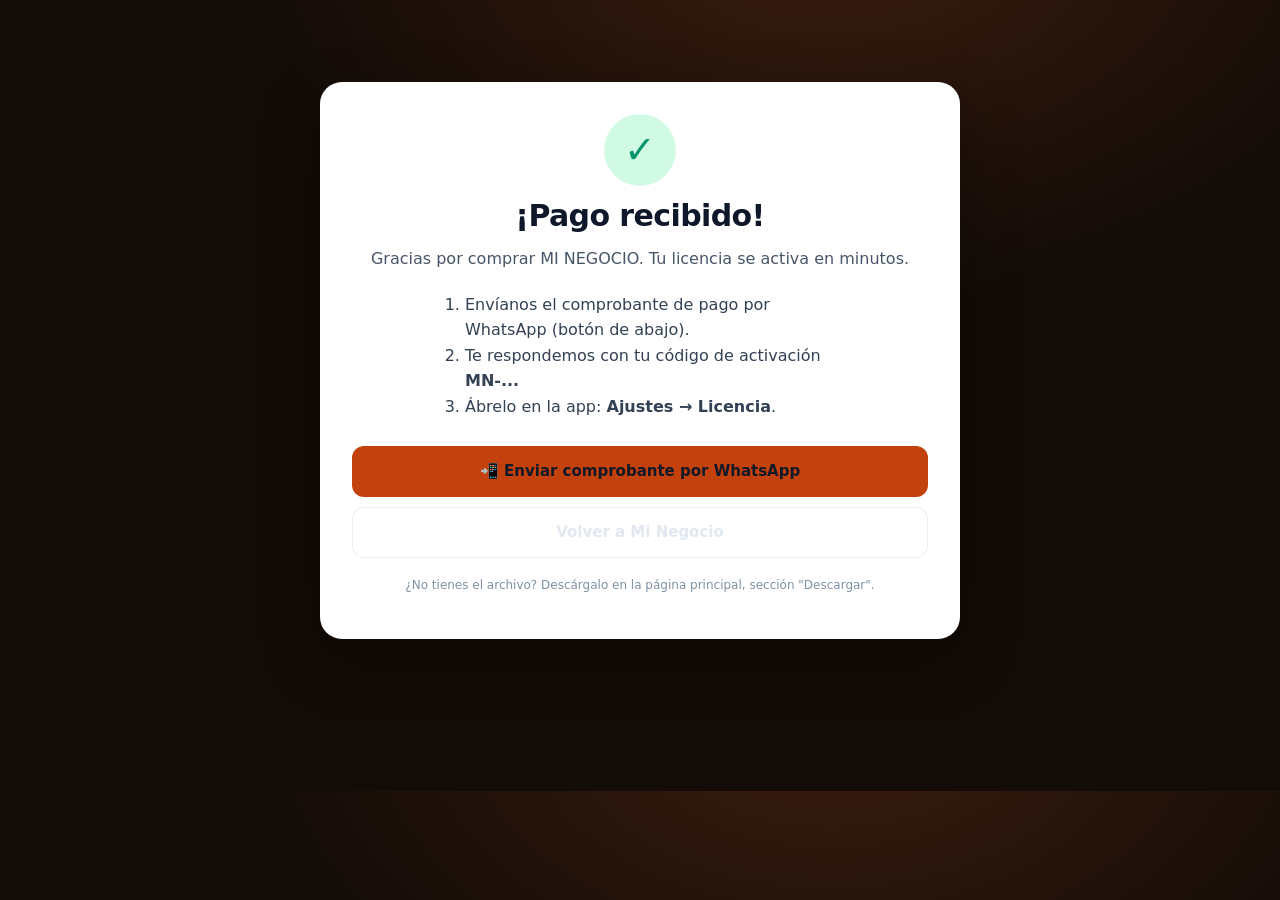
<file: minegocio/gracias.html>
<!doctype html>
<html lang="es">
<head>
  <meta charset="utf-8">
  <meta name="viewport" content="width=device-width, initial-scale=1">
  <title>Pago recibido · MI NEGOCIO</title>
  <link rel="stylesheet" href="styles.css?v=1">
  <link rel="stylesheet" href="brand.css?v=1">
  <style>
    .gracias { max-width: 640px; margin: 8vh auto; background:#fff; color:#0f172a; border-radius:22px; padding:32px; box-shadow:0 20px 60px rgba(0,0,0,.3); text-align:center; }
    .gracias .check { width:72px;height:72px;border-radius:50%;background:#d1fae5;color:#059669;display:grid;place-items:center;font-size:38px;margin:0 auto 16px; }
    .gracias h1 { margin:0 0 8px; font-size:30px; letter-spacing:-.02em; }
    .gracias > p { color:#475569; }
    .gracias ol { text-align:left; max-width:430px; margin:20px auto; color:#334155; line-height:1.6; }
    .gracias .btn { margin-top:6px; }
    .gracias .small { margin-top:18px; font-size:12px; color:#7f91a5; }
  </style>
</head>
<body>
  <main>
    <section class="gracias">
      <div class="check">✓</div>
      <h1>¡Pago recibido!</h1>
      <p>Gracias por comprar MI NEGOCIO. Tu licencia se activa en minutos.</p>
      <ol>
        <li>Envíanos el comprobante de pago por WhatsApp (botón de abajo).</li>
        <li>Te respondemos con tu código de activación <strong>MN-...</strong></li>
        <li>Ábrelo en la app: <strong>Ajustes → Licencia</strong>.</li>
      </ol>
      <a class="btn primary full" id="btn-comprobante" href="#">📲 Enviar comprobante por WhatsApp</a>
      <a class="btn ghost full" href="index.html" style="margin-top:10px">Volver a Mi Negocio</a>
      <p class="small">¿No tienes el archivo? Descárgalo en la página principal, sección "Descargar".</p>
    </section>
  </main>
  <script src="config.js?v=1"></script>
  <script>
    (function () {
      var cfg = window.MI_NEGOCIO || {};
      var numero = String(cfg.whatsapp || "").replace(/\D/g, "");
      var btn = document.getElementById("btn-comprobante");
      if (btn && numero.length >= 10) {
        btn.href = "https://wa.me/" + numero + "?text=" +
          encodeURIComponent("Hola, ya pagué Mi Negocio. Te envío el comprobante de pago.");
      }
    })();
  </script>
</body>
</html>
</file>
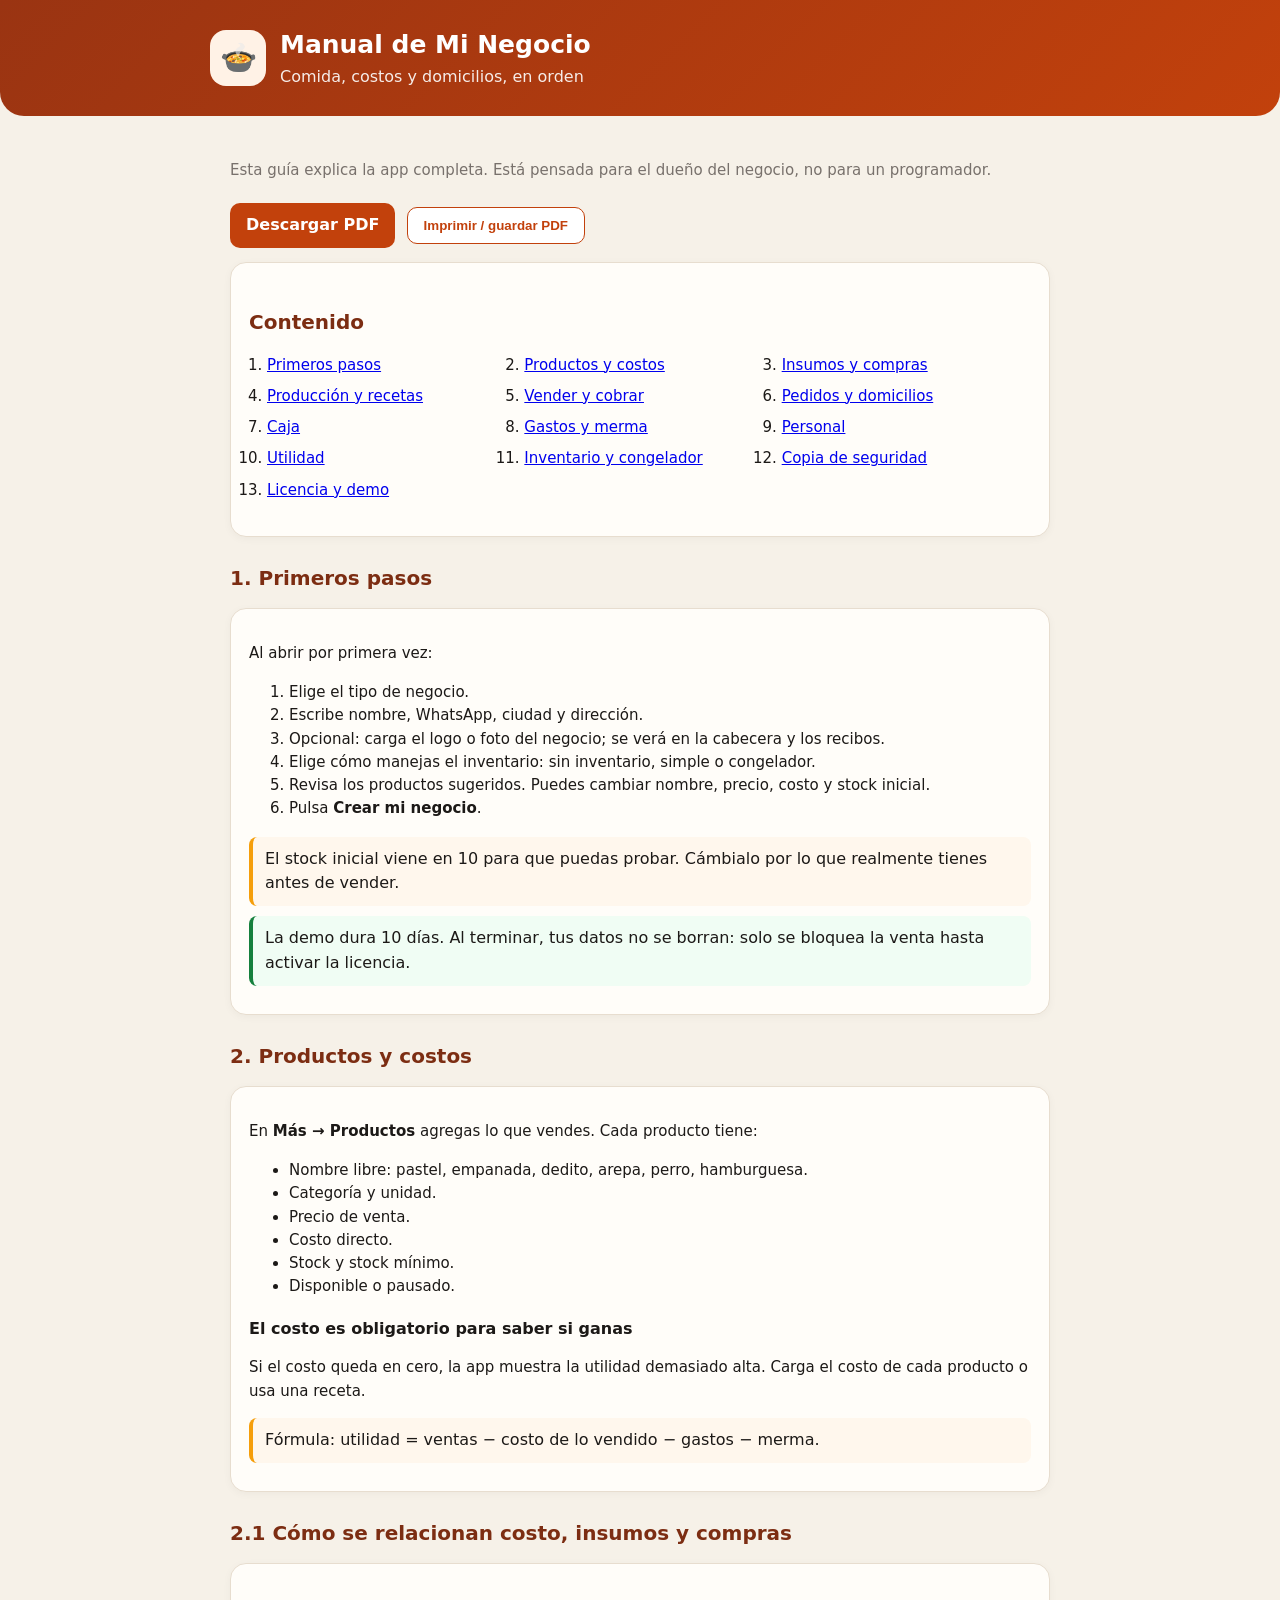
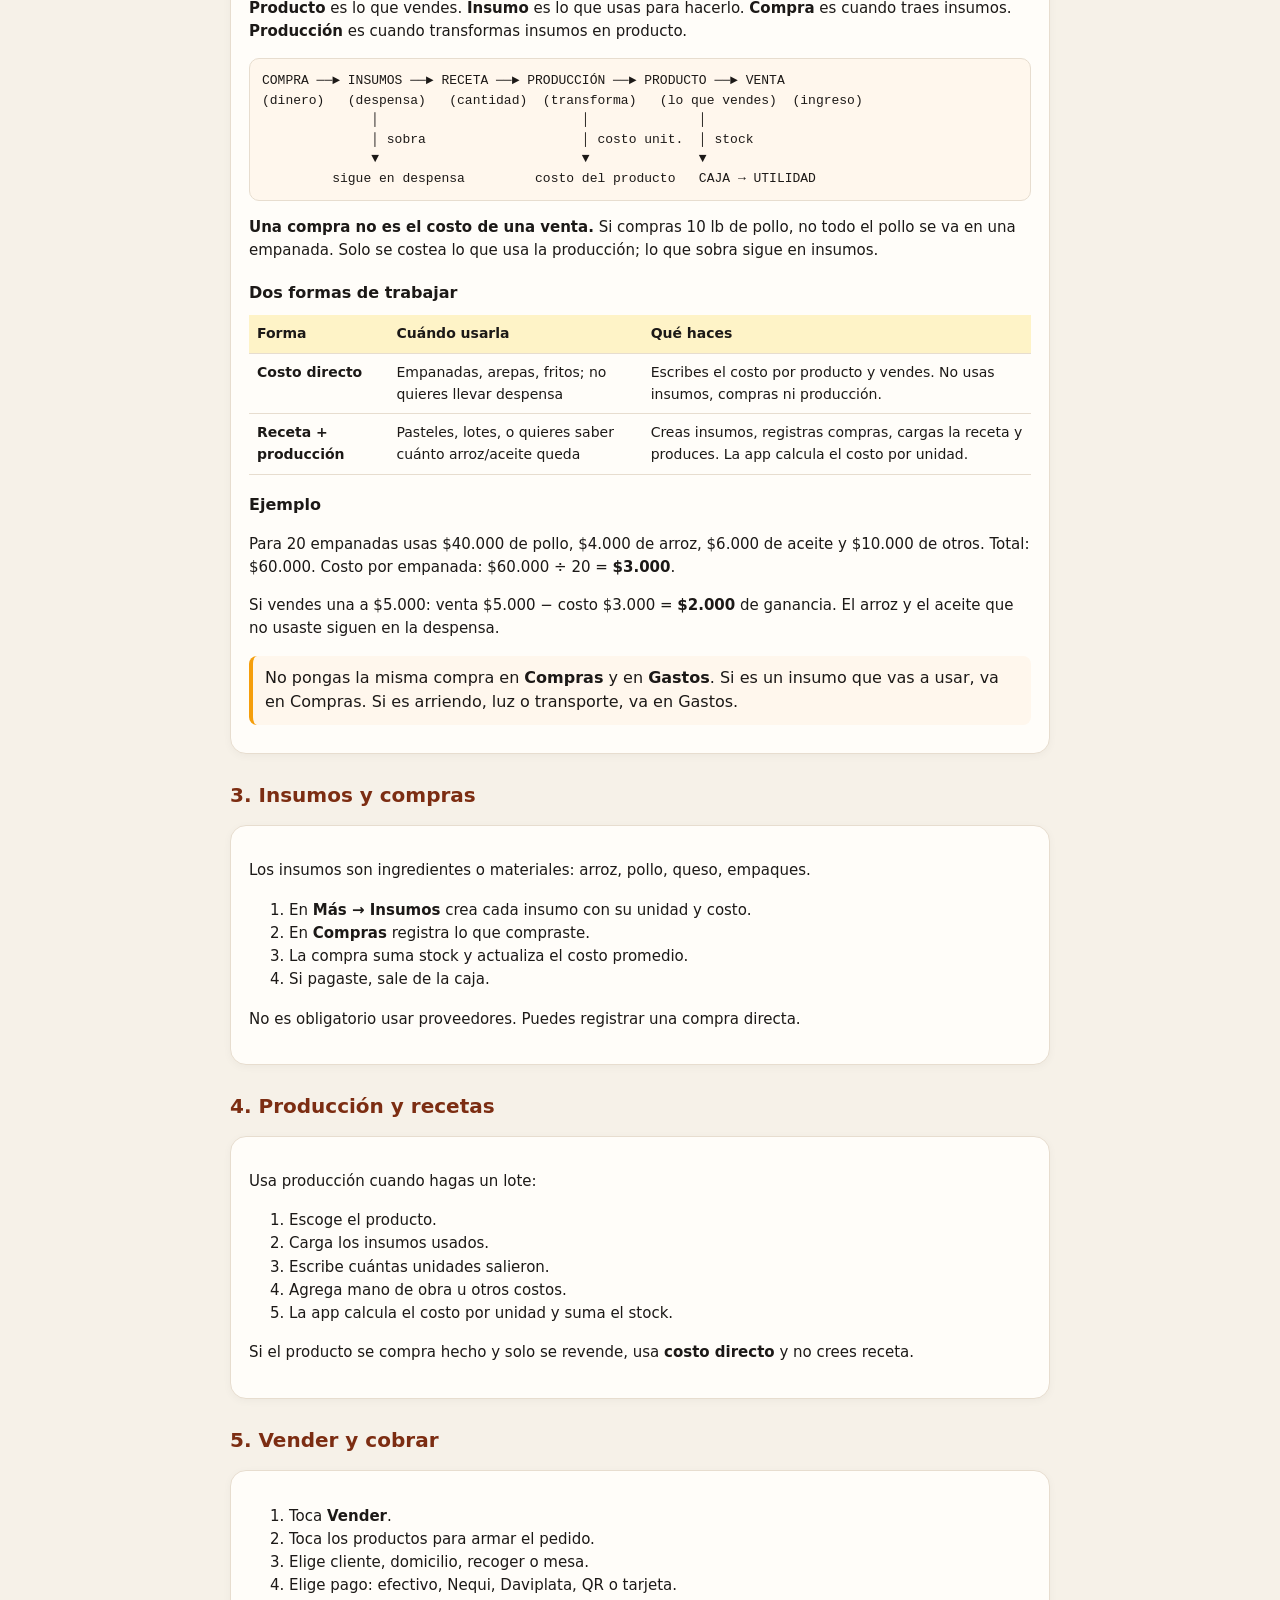
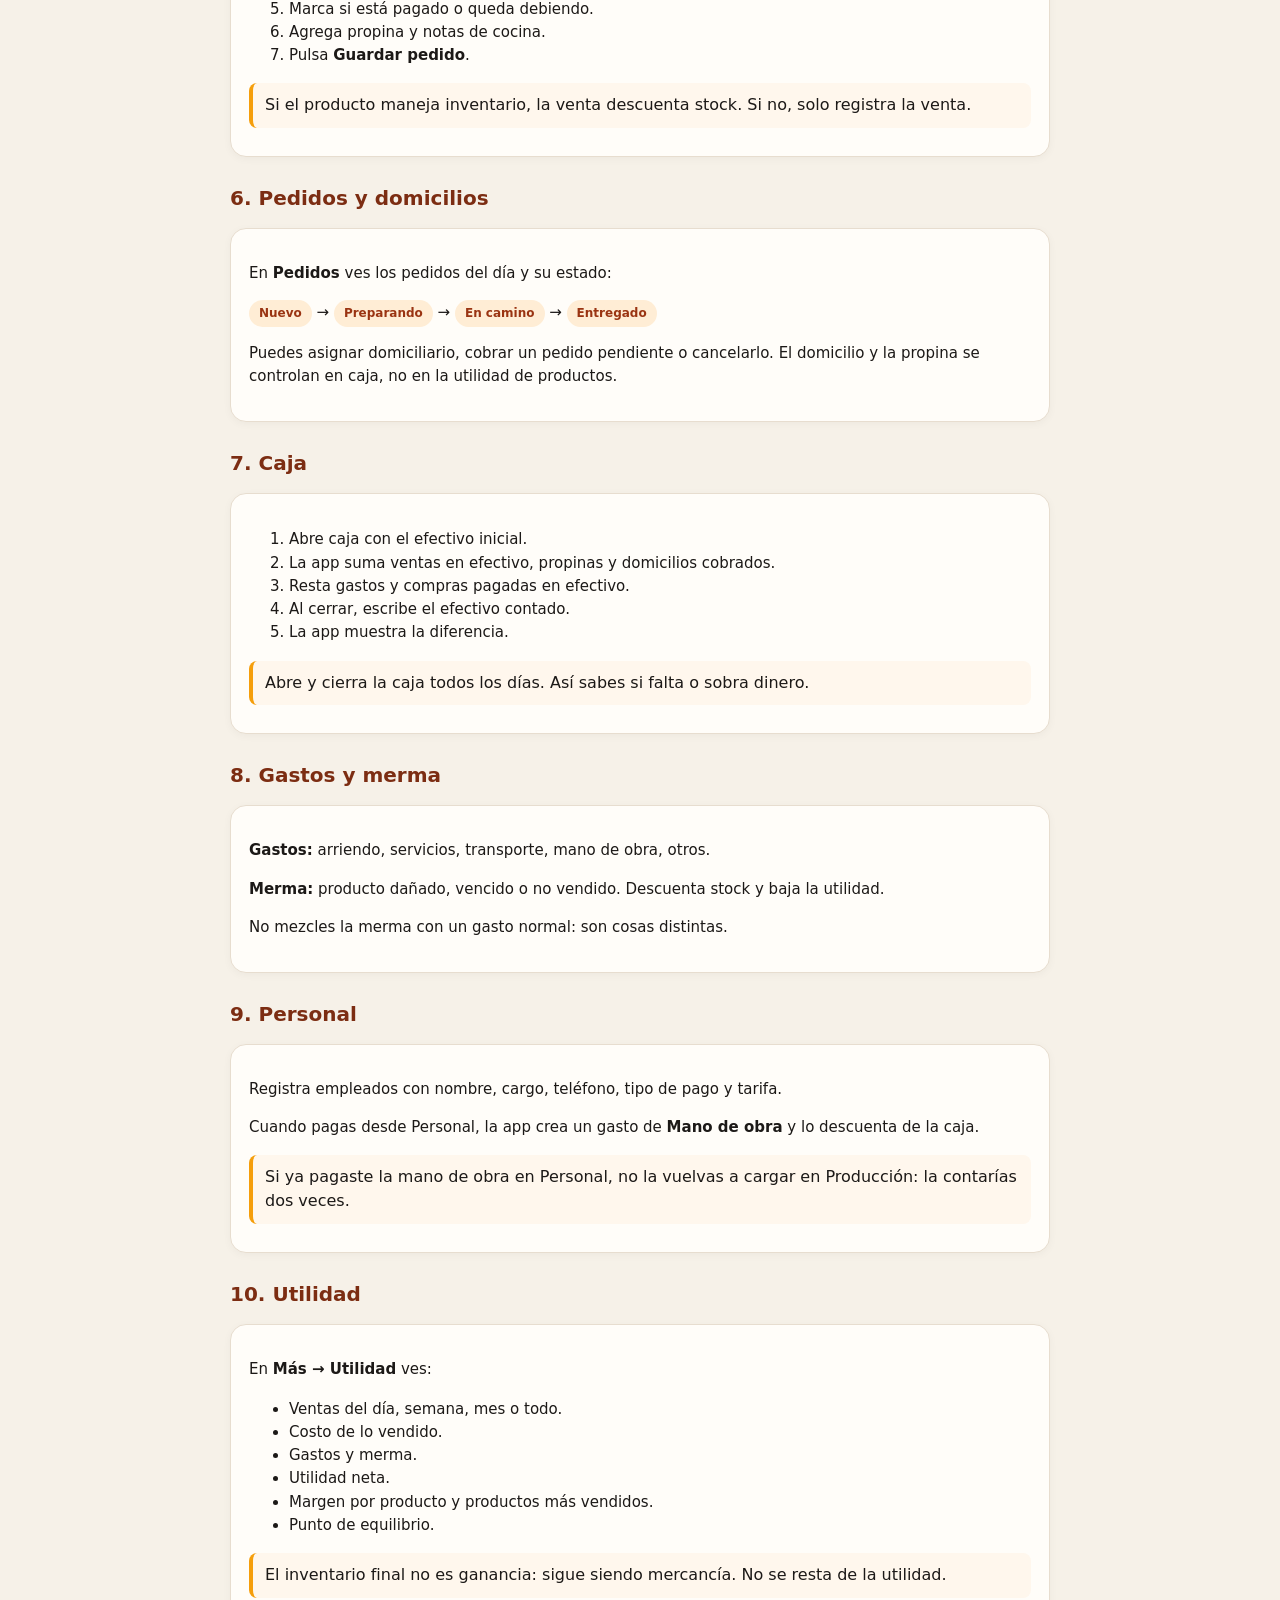
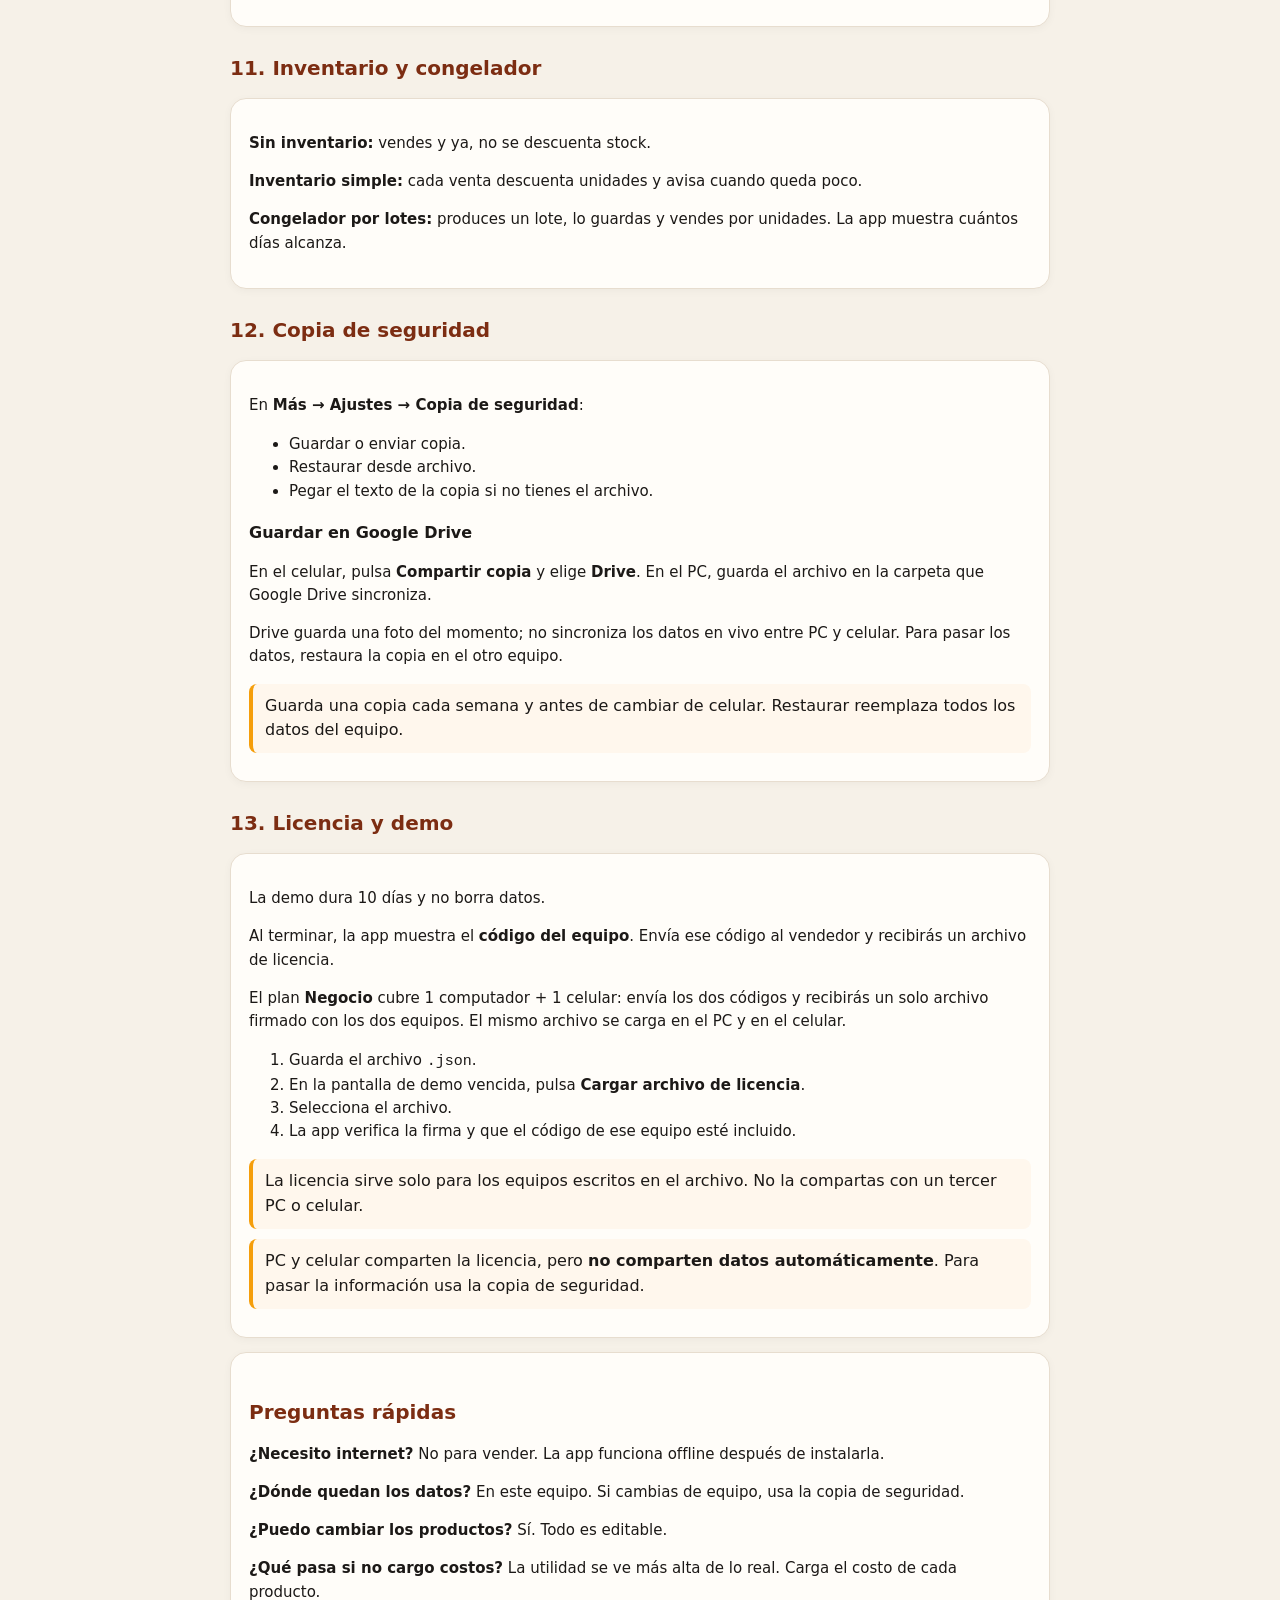
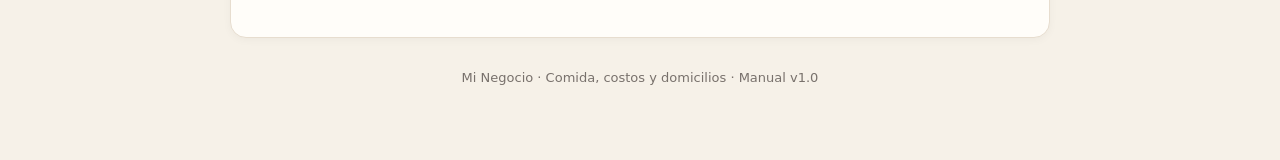
<file: minegocio/app/manual.html>
<!DOCTYPE html>
<html lang="es">
<head>
<meta charset="UTF-8">
<meta name="viewport" content="width=device-width, initial-scale=1">
<meta name="theme-color" content="#c2410c">
<title>Manual de Mi Negocio</title>
<style>
:root{--bg:#f6f1e8;--card:#fffdf9;--ink:#1c1917;--muted:#78716c;--line:#e7ddcf;--brand:#c2410c;--brand2:#f59e0b;--ok:#15803d;--warn:#b45309}
*{box-sizing:border-box}body{margin:0;background:var(--bg);color:var(--ink);font-family:"Segoe UI",system-ui,-apple-system,Roboto,Arial,sans-serif;line-height:1.55}
.wrap{max-width:860px;margin:0 auto;padding:28px 20px 60px}
.top{background:linear-gradient(135deg,#9a3412,#c2410c);color:#fff;padding:26px 20px;border-radius:0 0 24px 24px}
.top-in{max-width:860px;margin:0 auto;display:flex;gap:14px;align-items:center}
.logo{width:56px;height:56px;border-radius:16px;background:#fff2e6;display:grid;place-items:center;font-size:30px}
h1{margin:0;font-size:25px}h2{font-size:20px;margin:26px 0 8px;color:#7c2d12}h3{font-size:16px;margin:18px 0 6px}
p,li{font-size:15px}.muted{color:var(--muted)}.card{background:var(--card);border:1px solid var(--line);border-radius:16px;padding:18px;margin:14px 0;box-shadow:0 2px 8px rgba(28,25,23,.04)}
.pill{display:inline-block;background:#ffedd5;color:#9a3412;border-radius:999px;padding:4px 10px;font-size:12px;font-weight:700}
.notice{background:#fff7ed;border-left:4px solid var(--brand2);padding:10px 12px;border-radius:8px;margin:10px 0}
.ok{background:#f0fdf4;border-left-color:var(--ok)}
table{width:100%;border-collapse:collapse;margin:10px 0;font-size:14px}th,td{text-align:left;padding:8px;border-bottom:1px solid var(--line);vertical-align:top}th{background:#fef3c7}
.btn{display:inline-block;background:var(--brand);color:#fff;text-decoration:none;padding:10px 16px;border-radius:10px;font-weight:700;margin:6px 6px 0 0;border:0;cursor:pointer}
.btn.ghost{background:#fff;color:var(--brand);border:1px solid var(--brand)}
.toc{display:grid;grid-template-columns:repeat(auto-fit,minmax(220px,1fr));gap:8px;padding-left:18px}
.footer{text-align:center;color:var(--muted);font-size:13px;margin-top:30px}
@media print{.top{background:#c2410c!important;-webkit-print-color-adjust:exact;print-color-adjust:exact}.btn{display:none}.card{box-shadow:none;break-inside:avoid}body{background:#fff}}
</style>
</head>
<body>
<header class="top"><div class="top-in"><div class="logo">🍲</div><div><h1>Manual de Mi Negocio</h1><div style="opacity:.9">Comida, costos y domicilios, en orden</div></div></div></header>
<main class="wrap">
<p class="muted">Esta guía explica la app completa. Está pensada para el dueño del negocio, no para un programador.</p>
<a class="btn" href="MANUAL-MI-NEGOCIO.pdf" download>Descargar PDF</a>
<button class="btn ghost" onclick="window.print()">Imprimir / guardar PDF</button>

<div class="card">
<h2>Contenido</h2>
<ol class="toc">
<li><a href="#inicio">Primeros pasos</a></li>
<li><a href="#productos">Productos y costos</a></li>
<li><a href="#insumos">Insumos y compras</a></li>
<li><a href="#produccion">Producción y recetas</a></li>
<li><a href="#vender">Vender y cobrar</a></li>
<li><a href="#pedidos">Pedidos y domicilios</a></li>
<li><a href="#caja">Caja</a></li>
<li><a href="#gastos">Gastos y merma</a></li>
<li><a href="#personal">Personal</a></li>
<li><a href="#utilidad">Utilidad</a></li>
<li><a href="#inventario">Inventario y congelador</a></li>
<li><a href="#respaldo">Copia de seguridad</a></li>
<li><a href="#licencia">Licencia y demo</a></li>
</ol>
</div>

<h2 id="inicio">1. Primeros pasos</h2>
<div class="card">
<p>Al abrir por primera vez:</p>
<ol>
<li>Elige el tipo de negocio.</li>
<li>Escribe nombre, WhatsApp, ciudad y dirección.</li>
<li>Opcional: carga el logo o foto del negocio; se verá en la cabecera y los recibos.</li>
<li>Elige cómo manejas el inventario: sin inventario, simple o congelador.</li>
<li>Revisa los productos sugeridos. Puedes cambiar nombre, precio, costo y stock inicial.</li>
<li>Pulsa <b>Crear mi negocio</b>.</li>
</ol>
<div class="notice">El stock inicial viene en 10 para que puedas probar. Cámbialo por lo que realmente tienes antes de vender.</div>
<div class="notice ok">La demo dura 10 días. Al terminar, tus datos no se borran: solo se bloquea la venta hasta activar la licencia.</div>
</div>

<h2 id="productos">2. Productos y costos</h2>
<div class="card">
<p>En <b>Más → Productos</b> agregas lo que vendes. Cada producto tiene:</p>
<ul>
<li>Nombre libre: pastel, empanada, dedito, arepa, perro, hamburguesa.</li>
<li>Categoría y unidad.</li>
<li>Precio de venta.</li>
<li>Costo directo.</li>
<li>Stock y stock mínimo.</li>
<li>Disponible o pausado.</li>
</ul>
<h3>El costo es obligatorio para saber si ganas</h3>
<p>Si el costo queda en cero, la app muestra la utilidad demasiado alta. Carga el costo de cada producto o usa una receta.</p>
<div class="notice">Fórmula: utilidad = ventas − costo de lo vendido − gastos − merma.</div>
</div>

<h2 id="costos">2.1 Cómo se relacionan costo, insumos y compras</h2>
<div class="card">
<p><b>Producto</b> es lo que vendes. <b>Insumo</b> es lo que usas para hacerlo. <b>Compra</b> es cuando traes insumos. <b>Producción</b> es cuando transformas insumos en producto.</p>
<pre style="overflow:auto;background:#fff7ed;border:1px solid var(--line);border-radius:10px;padding:12px;font-size:13px;line-height:1.5">COMPRA ──► INSUMOS ──► RECETA ──► PRODUCCIÓN ──► PRODUCTO ──► VENTA
(dinero)   (despensa)   (cantidad)  (transforma)   (lo que vendes)  (ingreso)
              │                          │              │
              │ sobra                    │ costo unit.  │ stock
              ▼                          ▼              ▼
         sigue en despensa         costo del producto   CAJA → UTILIDAD</pre>
<p><b>Una compra no es el costo de una venta.</b> Si compras 10 lb de pollo, no todo el pollo se va en una empanada. Solo se costea lo que usa la producción; lo que sobra sigue en insumos.</p>
<h3>Dos formas de trabajar</h3>
<table>
<tr><th>Forma</th><th>Cuándo usarla</th><th>Qué haces</th></tr>
<tr><td><b>Costo directo</b></td><td>Empanadas, arepas, fritos; no quieres llevar despensa</td><td>Escribes el costo por producto y vendes. No usas insumos, compras ni producción.</td></tr>
<tr><td><b>Receta + producción</b></td><td>Pasteles, lotes, o quieres saber cuánto arroz/aceite queda</td><td>Creas insumos, registras compras, cargas la receta y produces. La app calcula el costo por unidad.</td></tr>
</table>
<h3>Ejemplo</h3>
<p>Para 20 empanadas usas $40.000 de pollo, $4.000 de arroz, $6.000 de aceite y $10.000 de otros. Total: $60.000. Costo por empanada: $60.000 ÷ 20 = <b>$3.000</b>.</p>
<p>Si vendes una a $5.000: venta $5.000 − costo $3.000 = <b>$2.000</b> de ganancia. El arroz y el aceite que no usaste siguen en la despensa.</p>
<div class="notice">No pongas la misma compra en <b>Compras</b> y en <b>Gastos</b>. Si es un insumo que vas a usar, va en Compras. Si es arriendo, luz o transporte, va en Gastos.</div>
</div>

<h2 id="insumos">3. Insumos y compras</h2>
<div class="card">
<p>Los insumos son ingredientes o materiales: arroz, pollo, queso, empaques.</p>
<ol>
<li>En <b>Más → Insumos</b> crea cada insumo con su unidad y costo.</li>
<li>En <b>Compras</b> registra lo que compraste.</li>
<li>La compra suma stock y actualiza el costo promedio.</li>
<li>Si pagaste, sale de la caja.</li>
</ol>
<p>No es obligatorio usar proveedores. Puedes registrar una compra directa.</p>
</div>

<h2 id="produccion">4. Producción y recetas</h2>
<div class="card">
<p>Usa producción cuando hagas un lote:</p>
<ol>
<li>Escoge el producto.</li>
<li>Carga los insumos usados.</li>
<li>Escribe cuántas unidades salieron.</li>
<li>Agrega mano de obra u otros costos.</li>
<li>La app calcula el costo por unidad y suma el stock.</li>
</ol>
<p>Si el producto se compra hecho y solo se revende, usa <b>costo directo</b> y no crees receta.</p>
</div>

<h2 id="vender">5. Vender y cobrar</h2>
<div class="card">
<ol>
<li>Toca <b>Vender</b>.</li>
<li>Toca los productos para armar el pedido.</li>
<li>Elige cliente, domicilio, recoger o mesa.</li>
<li>Elige pago: efectivo, Nequi, Daviplata, QR o tarjeta.</li>
<li>Marca si está pagado o queda debiendo.</li>
<li>Agrega propina y notas de cocina.</li>
<li>Pulsa <b>Guardar pedido</b>.</li>
</ol>
<div class="notice">Si el producto maneja inventario, la venta descuenta stock. Si no, solo registra la venta.</div>
</div>

<h2 id="pedidos">6. Pedidos y domicilios</h2>
<div class="card">
<p>En <b>Pedidos</b> ves los pedidos del día y su estado:</p>
<p><span class="pill">Nuevo</span> → <span class="pill">Preparando</span> → <span class="pill">En camino</span> → <span class="pill">Entregado</span></p>
<p>Puedes asignar domiciliario, cobrar un pedido pendiente o cancelarlo. El domicilio y la propina se controlan en caja, no en la utilidad de productos.</p>
</div>

<h2 id="caja">7. Caja</h2>
<div class="card">
<ol>
<li>Abre caja con el efectivo inicial.</li>
<li>La app suma ventas en efectivo, propinas y domicilios cobrados.</li>
<li>Resta gastos y compras pagadas en efectivo.</li>
<li>Al cerrar, escribe el efectivo contado.</li>
<li>La app muestra la diferencia.</li>
</ol>
<div class="notice">Abre y cierra la caja todos los días. Así sabes si falta o sobra dinero.</div>
</div>

<h2 id="gastos">8. Gastos y merma</h2>
<div class="card">
<p><b>Gastos:</b> arriendo, servicios, transporte, mano de obra, otros.</p>
<p><b>Merma:</b> producto dañado, vencido o no vendido. Descuenta stock y baja la utilidad.</p>
<p>No mezcles la merma con un gasto normal: son cosas distintas.</p>
</div>

<h2 id="personal">9. Personal</h2>
<div class="card">
<p>Registra empleados con nombre, cargo, teléfono, tipo de pago y tarifa.</p>
<p>Cuando pagas desde Personal, la app crea un gasto de <b>Mano de obra</b> y lo descuenta de la caja.</p>
<div class="notice">Si ya pagaste la mano de obra en Personal, no la vuelvas a cargar en Producción: la contarías dos veces.</div>
</div>

<h2 id="utilidad">10. Utilidad</h2>
<div class="card">
<p>En <b>Más → Utilidad</b> ves:</p>
<ul>
<li>Ventas del día, semana, mes o todo.</li>
<li>Costo de lo vendido.</li>
<li>Gastos y merma.</li>
<li>Utilidad neta.</li>
<li>Margen por producto y productos más vendidos.</li>
<li>Punto de equilibrio.</li>
</ul>
<div class="notice">El inventario final no es ganancia: sigue siendo mercancía. No se resta de la utilidad.</div>
</div>

<h2 id="inventario">11. Inventario y congelador</h2>
<div class="card">
<p><b>Sin inventario:</b> vendes y ya, no se descuenta stock.</p>
<p><b>Inventario simple:</b> cada venta descuenta unidades y avisa cuando queda poco.</p>
<p><b>Congelador por lotes:</b> produces un lote, lo guardas y vendes por unidades. La app muestra cuántos días alcanza.</p>
</div>

<h2 id="respaldo">12. Copia de seguridad</h2>
<div class="card">
<p>En <b>Más → Ajustes → Copia de seguridad</b>:</p>
<ul>
<li>Guardar o enviar copia.</li>
<li>Restaurar desde archivo.</li>
<li>Pegar el texto de la copia si no tienes el archivo.</li>
</ul>
<h3>Guardar en Google Drive</h3>
<p>En el celular, pulsa <b>Compartir copia</b> y elige <b>Drive</b>. En el PC, guarda el archivo en la carpeta que Google Drive sincroniza.</p>
<p>Drive guarda una foto del momento; no sincroniza los datos en vivo entre PC y celular. Para pasar los datos, restaura la copia en el otro equipo.</p>
<div class="notice">Guarda una copia cada semana y antes de cambiar de celular. Restaurar reemplaza todos los datos del equipo.</div>
</div>

<h2 id="licencia">13. Licencia y demo</h2>
<div class="card">
<p>La demo dura 10 días y no borra datos.</p>
<p>Al terminar, la app muestra el <b>código del equipo</b>. Envía ese código al vendedor y recibirás un archivo de licencia.</p>
<p>El plan <b>Negocio</b> cubre 1 computador + 1 celular: envía los dos códigos y recibirás un solo archivo firmado con los dos equipos. El mismo archivo se carga en el PC y en el celular.</p>
<ol>
<li>Guarda el archivo <code>.json</code>.</li>
<li>En la pantalla de demo vencida, pulsa <b>Cargar archivo de licencia</b>.</li>
<li>Selecciona el archivo.</li>
<li>La app verifica la firma y que el código de ese equipo esté incluido.</li>
</ol>
<div class="notice">La licencia sirve solo para los equipos escritos en el archivo. No la compartas con un tercer PC o celular.</div>
<div class="notice">PC y celular comparten la licencia, pero <b>no comparten datos automáticamente</b>. Para pasar la información usa la copia de seguridad.</div>
</div>

<div class="card">
<h2>Preguntas rápidas</h2>
<p><b>¿Necesito internet?</b> No para vender. La app funciona offline después de instalarla.</p>
<p><b>¿Dónde quedan los datos?</b> En este equipo. Si cambias de equipo, usa la copia de seguridad.</p>
<p><b>¿Puedo cambiar los productos?</b> Sí. Todo es editable.</p>
<p><b>¿Qué pasa si no cargo costos?</b> La utilidad se ve más alta de lo real. Carga el costo de cada producto.</p>
</div>

<p class="footer">Mi Negocio · Comida, costos y domicilios · Manual v1.0</p>
</main>
</body>
</html>
</file>
<file: catalogo.css>
:root {
  --bg: #f2f5f9;
  --bg-2: #e8eef6;
  --card: #ffffff;
  --ink: #0f172a;
  --muted: #536277;
  --line: #d8e1ec;
  --amber: #f59e0b;
  --amber-dark: #b45309;
  --green: #15803d;
  --orange: #c2410c;
  --shadow: 0 18px 45px rgba(15, 23, 42, .09);
}

* { box-sizing: border-box; }

html { scroll-behavior: smooth; }

body {
  margin: 0;
  background:
    radial-gradient(900px 500px at 85% -10%, #ffe7bd 0%, transparent 60%),
    radial-gradient(700px 450px at 0% 20%, #dce9f7 0%, transparent 55%),
    var(--bg);
  color: var(--ink);
  font-family: "Segoe UI", system-ui, -apple-system, BlinkMacSystemFont, sans-serif;
  line-height: 1.55;
}

a { color: inherit; }

.wrap {
  width: min(1120px, calc(100% - 40px));
  margin: 0 auto;
}

.top {
  position: sticky;
  top: 0;
  z-index: 20;
  background: rgba(255, 255, 255, .88);
  backdrop-filter: blur(14px);
  border-bottom: 1px solid rgba(216, 225, 236, .9);
}

.top-inner {
  min-height: 72px;
  display: flex;
  align-items: center;
  justify-content: space-between;
  gap: 20px;
}

.brand {
  display: inline-flex;
  align-items: center;
  gap: 11px;
  text-decoration: none;
  font-weight: 900;
  letter-spacing: -.03em;
  font-size: 19px;
}

.brand-mark {
  width: 38px;
  height: 38px;
  border-radius: 12px;
  display: grid;
  place-items: center;
  background: var(--ink);
  color: #fff;
  font-size: 16px;
  box-shadow: 0 8px 18px rgba(15, 23, 42, .18);
}

.brand small {
  display: block;
  color: var(--muted);
  font-size: 10px;
  font-weight: 700;
  letter-spacing: .16em;
  text-transform: uppercase;
  margin-top: -3px;
}

nav {
  display: flex;
  align-items: center;
  gap: 22px;
}

nav a {
  text-decoration: none;
  color: #334155;
  font-size: 14px;
  font-weight: 650;
}

nav a:hover { color: var(--amber-dark); }

nav .nav-cta {
  background: var(--ink);
  color: #fff;
  padding: 10px 14px;
  border-radius: 10px;
  font-weight: 800;
}
nav .nav-cta:hover { background: #1e293b; color: #fff; }

.btn {
  display: inline-flex;
  align-items: center;
  justify-content: center;
  gap: 8px;
  min-height: 46px;
  padding: 0 20px;
  border-radius: 12px;
  text-decoration: none;
  font-weight: 800;
  font-size: 14px;
  border: 1px solid transparent;
  cursor: pointer;
  transition: transform .15s ease, box-shadow .15s ease, background .15s ease;
}

.btn:hover { transform: translateY(-1px); }

.btn-primary {
  background: var(--ink);
  color: #fff;
  box-shadow: 0 10px 22px rgba(15, 23, 42, .18);
}

.btn-primary:hover { background: #1e293b; }

.btn-amber {
  background: var(--amber);
  color: #1c1917;
  box-shadow: 0 10px 22px rgba(245, 158, 11, .22);
}

.btn-amber:hover { background: #fbbf24; }

.btn-ghost {
  background: rgba(255, 255, 255, .7);
  border-color: var(--line);
  color: var(--ink);
}

.hero {
  padding: 66px 0 34px;
}

.hero-grid {
  display: grid;
  grid-template-columns: 1.1fr .9fr;
  gap: 46px;
  align-items: center;
}

.eyebrow {
  display: inline-flex;
  align-items: center;
  gap: 8px;
  font-size: 11px;
  font-weight: 900;
  letter-spacing: .16em;
  text-transform: uppercase;
  color: var(--amber-dark);
  background: #fff7e6;
  border: 1px solid #fde7b2;
  padding: 7px 11px;
  border-radius: 999px;
}

h1 {
  font-size: clamp(40px, 5.2vw, 68px);
  line-height: .98;
  letter-spacing: -.055em;
  margin: 18px 0 18px;
  font-weight: 900;
}

h1 em {
  font-style: normal;
  color: var(--amber-dark);
}

.hero p {
  font-size: 18px;
  color: var(--muted);
  max-width: 560px;
  margin: 0 0 26px;
}

.hero-actions {
  display: flex;
  flex-wrap: wrap;
  gap: 12px;
}

.hero-note {
  margin-top: 16px;
  font-size: 12.5px;
  color: var(--muted);
}

.hero-panel {
  position: relative;
  background: #fff;
  border: 1px solid var(--line);
  border-radius: 24px;
  padding: 18px;
  box-shadow: var(--shadow);
  transform: rotate(1.2deg);
}

.hero-panel img {
  display: block;
  width: 100%;
  border-radius: 16px;
  aspect-ratio: 16 / 10;
  object-fit: cover;
}

.hero-stamp {
  position: absolute;
  left: -18px;
  bottom: 26px;
  background: var(--ink);
  color: #fff;
  border-radius: 14px;
  padding: 12px 16px;
  font-size: 12px;
  font-weight: 800;
  line-height: 1.25;
  box-shadow: 0 14px 28px rgba(15, 23, 42, .25);
}

.hero-stamp b { color: #fbbf24; display: block; font-size: 18px; }

.trust {
  display: flex;
  flex-wrap: wrap;
  gap: 18px 30px;
  padding: 22px 0 8px;
  color: var(--muted);
  font-size: 13px;
  font-weight: 650;
}

.trust span::before {
  content: "✓";
  color: var(--green);
  font-weight: 900;
  margin-right: 7px;
}

section { padding: 46px 0; }

.section-head {
  display: flex;
  align-items: end;
  justify-content: space-between;
  gap: 20px;
  margin-bottom: 24px;
}

.section-head h2 {
  margin: 0;
  font-size: clamp(28px, 3.4vw, 42px);
  letter-spacing: -.045em;
  line-height: 1.05;
}

.section-head p {
  margin: 0;
  color: var(--muted);
  max-width: 430px;
  font-size: 14px;
}

.apps {
  display: grid;
  grid-template-columns: 1fr 1fr;
  gap: 24px;
}

.app-card {
  display: flex;
  flex-direction: column;
  background: var(--card);
  border: 1px solid var(--line);
  border-radius: 24px;
  overflow: hidden;
  box-shadow: var(--shadow);
  text-decoration: none;
  color: var(--ink);
  transition: transform .18s ease, box-shadow .18s ease;
}

.app-card:hover {
  transform: translateY(-5px);
  box-shadow: 0 26px 60px rgba(15, 23, 42, .14);
}

.app-cover {
  position: relative;
  aspect-ratio: 16 / 9;
  overflow: hidden;
  background: #dbe4ef;
}

.app-cover img {
  width: 100%;
  height: 100%;
  object-fit: cover;
  display: block;
  transition: transform .5s ease;
}

.app-card:hover .app-cover img { transform: scale(1.035); }

.app-tag {
  position: absolute;
  left: 14px;
  top: 14px;
  padding: 7px 10px;
  border-radius: 999px;
  font-size: 10px;
  font-weight: 900;
  letter-spacing: .12em;
  text-transform: uppercase;
  color: #fff;
  background: rgba(15, 23, 42, .82);
  backdrop-filter: blur(6px);
}

.app-body {
  padding: 21px 22px 23px;
  display: flex;
  flex-direction: column;
  gap: 12px;
  flex: 1;
}

.app-title {
  display: flex;
  align-items: start;
  justify-content: space-between;
  gap: 14px;
}

.app-title h3 {
  margin: 0;
  font-size: 26px;
  letter-spacing: -.04em;
}

.app-price {
  text-align: right;
  font-size: 12px;
  color: var(--muted);
  font-weight: 700;
  white-space: nowrap;
}

.app-price b {
  display: block;
  color: var(--ink);
  font-size: 18px;
  letter-spacing: -.03em;
}

.app-body p {
  margin: 0;
  color: var(--muted);
  font-size: 14px;
}

.chips {
  display: flex;
  flex-wrap: wrap;
  gap: 7px;
  margin-top: 2px;
}

.chip {
  font-size: 11px;
  font-weight: 700;
  color: #334155;
  background: #f1f5f9;
  border: 1px solid #e2e8f0;
  padding: 5px 8px;
  border-radius: 999px;
}

.app-link {
  display: flex;
  align-items: center;
  justify-content: space-between;
  margin-top: auto;
  padding-top: 16px;
  border-top: 1px solid #edf1f6;
  font-weight: 850;
  font-size: 14px;
}

.app-link span {
  display: grid;
  place-items: center;
  width: 32px;
  height: 32px;
  border-radius: 50%;
  background: var(--ink);
  color: #fff;
  font-size: 16px;
}

.app-card.negocio .app-link span { background: var(--orange); }

.steps {
  display: grid;
  grid-template-columns: repeat(3, 1fr);
  gap: 18px;
}

.step {
  background: #fff;
  border: 1px solid var(--line);
  border-radius: 18px;
  padding: 20px;
  box-shadow: 0 10px 26px rgba(15, 23, 42, .05);
}

.step b {
  display: grid;
  place-items: center;
  width: 34px;
  height: 34px;
  border-radius: 10px;
  background: #fff7e6;
  color: var(--amber-dark);
  border: 1px solid #fde7b2;
  margin-bottom: 12px;
  font-size: 13px;
}

.step h3 { margin: 0 0 5px; font-size: 16px; letter-spacing: -.02em; }
.step p { margin: 0; color: var(--muted); font-size: 13.5px; }

.final {
  background: var(--ink);
  color: #fff;
  border-radius: 26px;
  padding: 34px;
  display: flex;
  align-items: center;
  justify-content: space-between;
  gap: 24px;
  box-shadow: 0 24px 60px rgba(15, 23, 42, .18);
}

.final h2 { margin: 0 0 6px; font-size: clamp(24px, 3vw, 36px); letter-spacing: -.04em; }
.final p { margin: 0; color: #cbd5e1; font-size: 14px; }
.final .btn-amber { flex: none; }

footer {
  padding: 26px 0 38px;
  color: var(--muted);
  font-size: 12.5px;
}

.footer-inner {
  display: flex;
  flex-wrap: wrap;
  justify-content: space-between;
  gap: 12px;
  border-top: 1px solid var(--line);
  padding-top: 18px;
}

footer a { color: var(--muted); text-decoration: none; margin-left: 14px; }
footer a:hover { color: var(--ink); }

@media (max-width: 860px) {
  .hero-grid, .apps { grid-template-columns: 1fr; }
  .hero-panel { max-width: 560px; transform: none; }
  .hero-stamp { left: 12px; bottom: 12px; }
  .steps { grid-template-columns: 1fr; }
  .section-head { display: block; }
  .section-head p { margin-top: 8px; }
}

@media (max-width: 620px) {
  .wrap { width: min(100% - 26px, 1120px); }
  nav a:not(.nav-cta) { display: none; }
  .top-inner { min-height: 64px; }
  .brand { font-size: 17px; }
  .brand-mark { width: 34px; height: 34px; }
  .hero { padding-top: 38px; }
  .hero p { font-size: 16px; }
  .hero-actions .btn { width: 100%; }
  .app-body { padding: 18px; }
  .final { display: block; padding: 26px; }
  .final .btn { margin-top: 16px; width: 100%; }
  .footer-inner { display: block; }
  footer a { margin: 0 14px 0 0; }
}
</file>
<file: minegocio/styles.css>
:root {
  --bg: #070d18;
  --bg-2: #0c1626;
  --panel: #0f1c2e;
  --line: rgba(148, 163, 184, .18);
  --text: #f8fafc;
  --muted: #a9b7c9;
  --amber: #f59e0b;
  --amber-2: #fbbf24;
  --green: #34d399;
}
* { box-sizing: border-box; }
html { scroll-behavior: smooth; }
body {
  margin: 0;
  background: radial-gradient(1100px 700px at 70% -10%, #17304a 0%, var(--bg) 55%) fixed;
  color: var(--text);
  font-family: "Segoe UI", system-ui, -apple-system, sans-serif;
  line-height: 1.55;
}
a { color: inherit; }
.top {
  max-width: 1180px;
  margin: auto;
  padding: 22px 24px;
  display: flex;
  align-items: center;
  justify-content: space-between;
  gap: 20px;
}
.brand { display: flex; align-items: center; gap: 12px; text-decoration: none; }
.brand-block { display: flex; flex-direction: column; align-items: flex-start; gap: 8px; }
.wa-header {
  display: inline-flex; align-items: center; gap: 7px;
  background: #22c55e; color: #052e16; text-decoration: none;
  padding: 7px 14px; border-radius: 999px; font-weight: 800; font-size: 12.5px;
  box-shadow: 0 8px 20px rgba(0,0,0,.28);
}
.wa-header:hover { background: #16a34a; }
.wa-header svg { width: 16px; height: 16px; }
.brand-icon {
  width: 46px; height: 46px; display: grid; place-items: center;
  background: var(--amber); color: #111827; border-radius: 14px;
}
.brand-icon svg { width: 30px; height: 30px; }
.brand strong { display: block; font-size: 18px; letter-spacing: .02em; }
.brand small { display: block; color: var(--muted); font-size: 10px; letter-spacing: .18em; }
nav { display: flex; align-items: center; gap: 22px; font-size: 14px; }
nav a { text-decoration: none; color: #cbd5e1; }
nav a:hover { color: #fff; }
.nav-cta {
  background: var(--amber); color: #111827 !important;
  padding: 10px 16px; border-radius: 10px; font-weight: 700;
}
main { max-width: 1180px; margin: auto; padding: 10px 24px 80px; }
.hero {
  display: grid; grid-template-columns: 1.05fr .95fr; gap: 50px;
  align-items: center; padding: 60px 0 50px;
}
.eyebrow {
  color: var(--amber-2); font-size: 12px; font-weight: 800;
  letter-spacing: .16em; text-transform: uppercase;
}
h1 { font-size: clamp(48px, 6vw, 82px); line-height: .96; margin: 16px 0 22px; letter-spacing: -.035em; }
h1 em { color: var(--amber); font-style: normal; }
.lead { color: #cbd5e1; font-size: 19px; max-width: 560px; }
.actions { display: flex; flex-wrap: wrap; gap: 12px; margin: 28px 0; }
.btn {
  display: inline-flex; align-items: center; justify-content: center;
  border: 1px solid transparent; border-radius: 12px;
  padding: 13px 22px; font-weight: 800; font-size: 15px;
  text-decoration: none; cursor: pointer; transition: transform .15s ease, background .15s ease;
}
.btn:hover { transform: translateY(-1px); }
.btn.primary { background: var(--amber); color: #111827; }
.btn.primary:hover { background: var(--amber-2); }
.btn.ghost { border-color: var(--line); color: #e2e8f0; background: rgba(255,255,255,.03); }
.btn.full { width: 100%; }
.checks { list-style: none; padding: 0; margin: 26px 0 0; display: grid; gap: 10px; color: #c7d2e1; font-size: 14px; }
.checks li::before { content: "✓"; color: var(--green); font-weight: 900; margin-right: 9px; }
.hero-visual { position: relative; display: flex; flex-direction: column; align-items: center; justify-content: center; gap: 18px; padding: 10px 0; }
.phone {
  width: min(330px, 82vw); aspect-ratio: 9 / 16; border-radius: 38px;
  padding: 10px; background: #050a12; border: 1px solid rgba(245,158,11,.55);
  box-shadow: 0 30px 90px rgba(0,0,0,.55), 0 0 0 8px rgba(255,255,255,.03);
  margin: 0 auto;
}
.phone video { width: 100%; height: 100%; border-radius: 29px; object-fit: cover; background: #000; }
.float-card {
  position: static; width: min(330px, 82vw);
  background: #fff; color: #0f172a; border-radius: 16px;
  padding: 12px 16px; box-shadow: 0 18px 40px rgba(0,0,0,.35);
  display: flex; align-items: baseline; gap: 10px;
}
.float-card strong { display: block; font-size: 23px; line-height: 1; color: #b45309; white-space: nowrap; }
.float-card span { font-size: 12px; line-height: 1.35; display: block; }
.strip {
  display: grid; grid-template-columns: repeat(4, 1fr);
  border-top: 1px solid var(--line); border-bottom: 1px solid var(--line);
  padding: 20px 0; margin: 10px 0 80px;
}
.strip div { padding: 0 22px; border-right: 1px solid var(--line); display: flex; align-items: baseline; gap: 9px; }
.strip div:last-child { border-right: 0; }
.strip strong { color: var(--amber); font-size: 27px; }
.strip span { color: var(--muted); font-size: 13px; }
.section { padding: 70px 0; }
.section h2 { font-size: clamp(34px, 4.4vw, 56px); line-height: 1; margin: 12px 0 26px; letter-spacing: -.03em; }
.cards { display: grid; grid-template-columns: repeat(3, 1fr); gap: 18px; }
.cards article {
  background: linear-gradient(160deg, rgba(255,255,255,.055), rgba(255,255,255,.02));
  border: 1px solid var(--line); border-radius: 20px; padding: 26px;
}
.cards .num { color: var(--amber); font-size: 13px; font-weight: 900; letter-spacing: .14em; }
.cards h3 { font-size: 22px; margin: 14px 0 8px; }
.cards p { color: var(--muted); font-size: 14.5px; margin: 0; }
.demo {
  display: grid; grid-template-columns: 1fr 1fr; gap: 50px;
  align-items: start; border-top: 1px solid var(--line);
}
.demo-copy p { color: var(--muted); }
.demo-copy ol { color: #dbe4ef; padding-left: 20px; }
.demo-copy li { margin: 8px 0; }
.small { font-size: 12px; color: #7f91a5 !important; }
.form {
  background: linear-gradient(180deg, #132238, #0d1828);
  border: 1px solid rgba(245,158,11,.25);
  border-radius: 22px; padding: 24px; display: grid; gap: 14px;
  box-shadow: 0 20px 60px rgba(0,0,0,.3);
}
.field label { display: block; font-size: 12px; font-weight: 700; color: #cbd5e1; margin-bottom: 5px; }
.field input {
  width: 100%; padding: 12px 13px; border-radius: 10px;
  border: 1px solid #2c4057; background: #08111d; color: #fff;
  font: inherit; font-size: 14px; outline: none;
}
.field input:focus { border-color: var(--amber); box-shadow: 0 0 0 3px rgba(245,158,11,.15); }
.form-note { font-size: 12px; color: #8fa1b5; margin: 0; }
.config-warning { font-size: 12px; color: #fecaca; background: rgba(220,38,38,.16); border: 1px solid rgba(248,113,113,.35); padding: 9px 11px; border-radius: 8px; margin: 0; }
.config-warning code { color: #fde68a; }
.price { display: block; border-top: 1px solid var(--line); }
.price-head { max-width: 720px; }
.price p { color: var(--muted); }
.planes { display: grid; grid-template-columns: repeat(2, 1fr); gap: 18px; margin-top: 28px; }
.plan {
  position: relative; background: #fff; color: #0f172a; border-radius: 22px;
  padding: 26px; box-shadow: 0 20px 60px rgba(0,0,0,.25);
  display: flex; flex-direction: column; gap: 12px;
}
.plan-destacado { border: 2px solid var(--amber); }
.plan-badge {
  position: absolute; top: -12px; left: 24px; background: var(--amber); color: #111827;
  font-size: 11px; font-weight: 800; letter-spacing: .1em; text-transform: uppercase;
  padding: 4px 10px; border-radius: 999px;
}
.plan-nombre { font-size: 12px; font-weight: 800; letter-spacing: .14em; text-transform: uppercase; color: #b45309; }
.plan-precio { font-size: 34px; line-height: 1; font-weight: 800; }
.plan-precio small { font-size: 13px; font-weight: 700; color: #526176; }
.plan-lista { list-style: none; margin: 0 0 6px; padding: 0; display: grid; gap: 8px; }
.plan-lista li { font-size: 13.5px; color: #334155; padding-left: 22px; position: relative; }
.plan-lista li::before { content: "✓"; position: absolute; left: 0; color: #059669; font-weight: 900; }
.plan-tarjeta { background: #f1f5f9 !important; color: #0f172a !important; border-color: #cbd5e1 !important; }
.price-note { font-size: 12px !important; color: #7f91a5 !important; margin-top: 12px !important; }
.transfer { display: grid; grid-template-columns: 1fr .8fr; gap: 50px; align-items: center; border-top: 1px solid var(--line); }
.transfer-copy p { color: var(--muted); }
.transfer-card {
  background: #fff; color: #0f172a; border-radius: 22px; padding: 26px;
  box-shadow: 0 20px 60px rgba(0,0,0,.25);
}
.transfer-card > strong { display: block; font-size: 12px; font-weight: 800; letter-spacing: .14em; text-transform: uppercase; color: #b45309; margin-bottom: 10px; }
.transfer-card dl { margin: 0 0 16px; display: grid; gap: 8px; }
.transfer-card dl div { display: flex; justify-content: space-between; gap: 14px; border-bottom: 1px dashed #e2e8f0; padding-bottom: 6px; }
.transfer-card dt { font-size: 12px; color: #526176; font-weight: 700; }
.transfer-card dd { margin: 0; font-size: 13px; font-weight: 700; text-align: right; word-break: break-word; }
.transfer-card .price-note { color: #526176 !important; }
.descarga {
  margin-top: 4px; padding: 16px; border-radius: 14px;
  border: 1px dashed rgba(52, 211, 153, .55);
  background: rgba(52, 211, 153, .08);
  display: grid; gap: 10px;
}
.descarga strong { color: var(--green); font-size: 15px; }
.descarga p { color: var(--muted); margin: 0; font-size: 13px; }
.faq { border-top: 1px solid var(--line); max-width: 860px; }
.faq h2 { margin-bottom: 24px; }
details { border-bottom: 1px solid var(--line); padding: 18px 0; }
summary { cursor: pointer; font-weight: 700; color: #e2e8f0; }
details p { color: var(--muted); margin: 12px 0 0; }
.final-cta { text-align: center; padding: 90px 0 60px; border-top: 1px solid var(--line); }
.final-cta h2 { font-size: clamp(38px, 5vw, 64px); margin: 0 0 10px; letter-spacing: -.03em; }
.final-cta p { color: var(--muted); font-size: 18px; }
footer { max-width: 1180px; margin: auto; padding: 30px 24px 60px; border-top: 1px solid var(--line); color: var(--muted); font-size: 13px; }
footer strong { color: #fff; letter-spacing: .08em; }
.legal a { color: #cbd5e1; text-decoration: none; margin-right: 6px; }
.wa-float {
  position: fixed; right: 22px; bottom: 22px; z-index: 20;
  display: flex; align-items: center; gap: 8px;
  background: #22c55e; color: #052e16; text-decoration: none;
  padding: 12px 16px; border-radius: 999px; font-weight: 800; font-size: 14px;
  box-shadow: 0 12px 30px rgba(0,0,0,.35);
}
.wa-float svg { width: 22px; height: 22px; }
@media (max-width: 900px) {
  nav { display: none; }
  .hero, .demo, .price, .transfer { grid-template-columns: 1fr; gap: 30px; }
  .planes { grid-template-columns: 1fr; }
  .hero { padding-top: 30px; }
  .strip { grid-template-columns: repeat(2, 1fr); gap: 14px 0; }
  .strip div:nth-child(2) { border-right: 0; }
  .cards { grid-template-columns: 1fr; }
  .float-card { width: min(300px, 78vw); }
  .phone { width: min(300px, 78vw); }
}
@media (max-width: 520px) {
  .top { padding: 16px; }
  main { padding: 0 16px 60px; }
  h1 { font-size: 46px; }
  .lead { font-size: 16px; }
  .section { padding: 52px 0; }
  .strip { margin-bottom: 50px; }
  .strip div { padding: 0 12px; }
  .strip strong { font-size: 22px; }
  .strip span { font-size: 11px; }
  .wa-float span { display: none; }
  .wa-float { padding: 12px; }
}
</file>
<file: minegocio/brand.css>
:root {
  --amber: #c2410c;
  --amber-2: #f59e0b;
  --green: #16a34a;
}
body {
  background: radial-gradient(1100px 700px at 65% -10%, #3b1d0f 0%, #120b07 55%);
}
.brand-icon {
  background: #c2410c;
  color: #fff;
}
.brand strong { letter-spacing: .04em; }
.brand small { color: #e7c9b8; }
.eyebrow { color: #fdba74; }
h1 em { color: #fb923c; }
.phone {
  border-color: rgba(194, 65, 12, .7);
}
.phone img {
  width: 100%;
  height: 100%;
  border-radius: 29px;
  object-fit: cover;
  background: #f6f1e8;
}
.float-card strong { color: #c2410c; }
.planes.one {
  grid-template-columns: 1fr;
  max-width: 560px;
}
.planes.one .plan { width: 100%; }
.plan-destacado { border-color: #c2410c; }
.plan-badge { background: #c2410c; color: #fff; }
.plan-nombre { color: #c2410c; }
.transfer-card > strong { color: #c2410c; }
.wa-header, .wa-float { background: #16a34a; }
</file>
<file: light.css>
/* Tema claro para las páginas de cada app. Se carga después del CSS base. */
:root {
  --bg: #f2f5f9;
  --bg-2: #e8eef6;
  --panel: #ffffff;
  --line: #d8e1ec;
  --text: #0f172a;
  --muted: #536277;
  --amber: #f59e0b;
  --amber-2: #fbbf24;
  --green: #15803d;
}

body {
  background:
    radial-gradient(900px 520px at 85% -10%, #ffe7bd 0%, transparent 62%),
    radial-gradient(700px 450px at 0% 25%, #dce9f7 0%, transparent 55%),
    var(--bg) fixed;
  color: var(--text);
}

.brand small { color: #64748b; }
nav a { color: #334155; }
nav a:hover { color: #0f172a; }
.nav-cta { color: #111827 !important; }

h1 { color: #0f172a; }
h1 em { color: #b45309; }
.eyebrow { color: #b45309; }
.lead { color: #334155; }
.checks { color: #334155; }
.checks li::before { color: #15803d; }

.btn.ghost {
  border-color: #cbd5e1;
  color: #0f172a;
  background: rgba(255, 255, 255, .75);
}
.btn.ghost:hover { background: #fff; }

.phone {
  background: #050a12;
  border-color: rgba(245, 158, 11, .6);
  box-shadow: 0 24px 60px rgba(15, 23, 42, .2), 0 0 0 8px rgba(255, 255, 255, .65);
}
.float-card { box-shadow: 0 16px 36px rgba(15, 23, 42, .14); }

.strip { border-color: var(--line); }
.strip strong { color: #b45309; }
.strip span { color: var(--muted); }

.section h2 { color: #0f172a; }
.cards article {
  background: #fff;
  border-color: var(--line);
  box-shadow: 0 12px 30px rgba(15, 23, 42, .06);
}
.cards .num { color: #b45309; }
.cards h3 { color: #0f172a; }
.cards p { color: var(--muted); }

.demo { border-color: var(--line); }
.demo-copy p { color: var(--muted); }
.demo-copy ol { color: #334155; }
.small { color: #64748b !important; }

.form {
  background: #fff;
  border-color: #e5eaf1;
  box-shadow: 0 18px 46px rgba(15, 23, 42, .08);
}
.field label { color: #334155; }
.field input {
  background: #f8fafc;
  color: #0f172a;
  border-color: #cbd5e1;
}
.field input:focus { border-color: #d97706; box-shadow: 0 0 0 3px rgba(245, 158, 11, .15); }
.form-note { color: #64748b; }
.config-warning { color: #991b1b; background: #fef2f2; border-color: #fecaca; }
.config-warning code { color: #92400e; }

.price { border-color: var(--line); }
.price p { color: var(--muted); }
.price-note { color: #64748b !important; }

.descarga {
  border-color: #86efac;
  background: #ecfdf5;
}
.descarga strong { color: #15803d; }
.descarga p { color: #334155; }

.faq { border-color: var(--line); }
details { border-color: var(--line); }
summary { color: #0f172a; }
details p { color: var(--muted); }

.final-cta { border-color: var(--line); }
.final-cta p { color: var(--muted); }

footer { border-color: var(--line); color: #64748b; }
footer strong { color: #0f172a; }
.legal a { color: #334155; }

.cross {
  border-color: #fcd34d;
  background: linear-gradient(120deg, #fff7e6, #ffffff);
}
.cross p { color: #475569; }

.wa-float { box-shadow: 0 12px 28px rgba(15, 23, 42, .18); }

@media (max-width: 900px) {
  .hero { padding-top: 30px; }
}
</file>
<file: minegocio/pago.css>
/* Modal de pago compartido por las páginas de app. */
body.pago-abierto { overflow: hidden; }
.pago-overlay { position: fixed; inset: 0; background: rgba(2, 6, 23, .78); backdrop-filter: blur(6px); z-index: 100; display: flex; align-items: center; justify-content: center; padding: 18px; }
.pago-card { position: relative; width: min(520px, 100%); max-height: 92vh; overflow: auto; background: #fff; color: #0f172a; border-radius: 22px; padding: 26px; box-shadow: 0 30px 90px rgba(0, 0, 0, .45); }
.pago-cerrar { position: absolute; right: 14px; top: 12px; border: 0; background: #f1f5f9; color: #0f172a; width: 34px; height: 34px; border-radius: 50%; font-size: 22px; line-height: 1; cursor: pointer; }
.pago-eyebrow { font-size: 11px; font-weight: 800; letter-spacing: .16em; color: #b45309; }
.pago-card h2 { font-size: 26px; margin: 8px 0 2px; letter-spacing: -.02em; }
.pago-precio { font-size: 34px; font-weight: 900; line-height: 1; margin-bottom: 18px; }
.pago-precio small { font-size: 13px; color: #64748b; font-weight: 700; }
.pago-bloque { border-top: 1px solid #e2e8f0; padding-top: 14px; margin-top: 14px; }
.pago-bloque h3 { font-size: 14px; margin: 0 0 4px; }
.pago-bloque p { font-size: 12.5px; color: #64748b; margin: 0 0 10px; line-height: 1.45; }
.pago-datos { display: grid; gap: 7px; margin: 0 0 12px; }
.pago-datos div { display: flex; justify-content: space-between; gap: 12px; border-bottom: 1px dashed #e2e8f0; padding-bottom: 6px; }
.pago-datos dt { font-size: 11px; color: #64748b; font-weight: 800; text-transform: uppercase; letter-spacing: .04em; }
.pago-datos dd { margin: 0; font-size: 13px; font-weight: 800; text-align: right; word-break: break-word; }
.pago-separador { display: flex; align-items: center; gap: 10px; color: #94a3b8; font-size: 11px; font-weight: 700; text-transform: uppercase; letter-spacing: .08em; margin: 16px 0 12px; }
.pago-separador:before, .pago-separador:after { content: ""; height: 1px; background: #e2e8f0; flex: 1; }
.pago-qr { display: block; width: 180px; height: 180px; object-fit: contain; margin: 6px auto 12px; border: 1px solid #e2e8f0; border-radius: 12px; background: #fff; }
.pago-aviso { font-size: 12px !important; background: #f8fafc; border: 1px dashed #cbd5e1; border-radius: 10px; padding: 9px 10px; margin: 8px 0 12px !important; }
.pago-nota { font-size: 11.5px !important; color: #64748b; margin: 10px 0 0 !important; }
.pago-card .btn { min-height: 44px; }
@media (max-width: 520px) { .pago-card { padding: 20px; } .pago-precio { font-size: 30px; } }
</file>
<file: styles.css>
:root {
  --bg: #070d18;
  --bg-2: #0c1626;
  --panel: #0f1c2e;
  --line: rgba(148, 163, 184, .18);
  --text: #f8fafc;
  --muted: #a9b7c9;
  --amber: #f59e0b;
  --amber-2: #fbbf24;
  --green: #34d399;
}
* { box-sizing: border-box; }
html { scroll-behavior: smooth; }
body {
  margin: 0;
  background: radial-gradient(1100px 700px at 70% -10%, #17304a 0%, var(--bg) 55%) fixed;
  color: var(--text);
  font-family: "Segoe UI", system-ui, -apple-system, sans-serif;
  line-height: 1.55;
}
a { color: inherit; }
.top {
  max-width: 1180px;
  margin: auto;
  padding: 22px 24px;
  display: flex;
  align-items: center;
  justify-content: space-between;
  gap: 20px;
}
.brand { display: flex; align-items: center; gap: 12px; text-decoration: none; }
.brand-block { display: flex; flex-direction: column; align-items: flex-start; gap: 8px; }
.wa-header {
  display: inline-flex; align-items: center; gap: 7px;
  background: #22c55e; color: #052e16; text-decoration: none;
  padding: 7px 14px; border-radius: 999px; font-weight: 800; font-size: 12.5px;
  box-shadow: 0 8px 20px rgba(0,0,0,.28);
}
.wa-header:hover { background: #16a34a; }
.wa-header svg { width: 16px; height: 16px; }
.brand-icon {
  width: 46px; height: 46px; display: grid; place-items: center;
  background: var(--amber); color: #111827; border-radius: 14px;
}
.brand-icon svg { width: 30px; height: 30px; }
.brand strong { display: block; font-size: 18px; letter-spacing: .02em; }
.brand small { display: block; color: var(--muted); font-size: 10px; letter-spacing: .18em; }
nav { display: flex; align-items: center; gap: 22px; font-size: 14px; }
nav a { text-decoration: none; color: #cbd5e1; }
nav a:hover { color: #fff; }
.nav-cta {
  background: var(--amber); color: #111827 !important;
  padding: 10px 16px; border-radius: 10px; font-weight: 700;
}
main { max-width: 1180px; margin: auto; padding: 10px 24px 80px; }
.hero {
  display: grid; grid-template-columns: 1.05fr .95fr; gap: 50px;
  align-items: center; padding: 60px 0 50px;
}
.eyebrow {
  color: var(--amber-2); font-size: 12px; font-weight: 800;
  letter-spacing: .16em; text-transform: uppercase;
}
h1 { font-size: clamp(48px, 6vw, 82px); line-height: .96; margin: 16px 0 22px; letter-spacing: -.035em; }
h1 em { color: var(--amber); font-style: normal; }
.lead { color: #cbd5e1; font-size: 19px; max-width: 560px; }
.actions { display: flex; flex-wrap: wrap; gap: 12px; margin: 28px 0; }
.btn {
  display: inline-flex; align-items: center; justify-content: center;
  border: 1px solid transparent; border-radius: 12px;
  padding: 13px 22px; font-weight: 800; font-size: 15px;
  text-decoration: none; cursor: pointer; transition: transform .15s ease, background .15s ease;
}
.btn:hover { transform: translateY(-1px); }
.btn.primary { background: var(--amber); color: #111827; }
.btn.primary:hover { background: var(--amber-2); }
.btn.ghost { border-color: var(--line); color: #e2e8f0; background: rgba(255,255,255,.03); }
.btn.full { width: 100%; }
.checks { list-style: none; padding: 0; margin: 26px 0 0; display: grid; gap: 10px; color: #c7d2e1; font-size: 14px; }
.checks li::before { content: "✓"; color: var(--green); font-weight: 900; margin-right: 9px; }
.hero-visual { position: relative; display: flex; flex-direction: column; align-items: center; justify-content: center; gap: 18px; padding: 10px 0; }
.phone {
  width: min(330px, 82vw); aspect-ratio: 9 / 16; border-radius: 38px;
  padding: 10px; background: #050a12; border: 1px solid rgba(245,158,11,.55);
  box-shadow: 0 30px 90px rgba(0,0,0,.55), 0 0 0 8px rgba(255,255,255,.03);
  margin: 0 auto;
}
.phone video { width: 100%; height: 100%; border-radius: 29px; object-fit: cover; background: #000; }
.float-card {
  position: static; width: min(330px, 82vw);
  background: #fff; color: #0f172a; border-radius: 16px;
  padding: 12px 16px; box-shadow: 0 18px 40px rgba(0,0,0,.35);
  display: flex; align-items: baseline; gap: 10px;
}
.float-card strong { display: block; font-size: 23px; line-height: 1; color: #b45309; white-space: nowrap; }
.float-card span { font-size: 12px; line-height: 1.35; display: block; }
.strip {
  display: grid; grid-template-columns: repeat(4, 1fr);
  border-top: 1px solid var(--line); border-bottom: 1px solid var(--line);
  padding: 20px 0; margin: 10px 0 80px;
}
.strip div { padding: 0 22px; border-right: 1px solid var(--line); display: flex; align-items: baseline; gap: 9px; }
.strip div:last-child { border-right: 0; }
.strip strong { color: var(--amber); font-size: 27px; }
.strip span { color: var(--muted); font-size: 13px; }
.section { padding: 70px 0; }
.section h2 { font-size: clamp(34px, 4.4vw, 56px); line-height: 1; margin: 12px 0 26px; letter-spacing: -.03em; }
.cards { display: grid; grid-template-columns: repeat(3, 1fr); gap: 18px; }
.cards article {
  background: linear-gradient(160deg, rgba(255,255,255,.055), rgba(255,255,255,.02));
  border: 1px solid var(--line); border-radius: 20px; padding: 26px;
}
.cards .num { color: var(--amber); font-size: 13px; font-weight: 900; letter-spacing: .14em; }
.cards h3 { font-size: 22px; margin: 14px 0 8px; }
.cards p { color: var(--muted); font-size: 14.5px; margin: 0; }
.demo {
  display: grid; grid-template-columns: 1fr 1fr; gap: 50px;
  align-items: start; border-top: 1px solid var(--line);
}
.demo-copy p { color: var(--muted); }
.demo-copy ol { color: #dbe4ef; padding-left: 20px; }
.demo-copy li { margin: 8px 0; }
.small { font-size: 12px; color: #7f91a5 !important; }
.form {
  background: linear-gradient(180deg, #132238, #0d1828);
  border: 1px solid rgba(245,158,11,.25);
  border-radius: 22px; padding: 24px; display: grid; gap: 14px;
  box-shadow: 0 20px 60px rgba(0,0,0,.3);
}
.field label { display: block; font-size: 12px; font-weight: 700; color: #cbd5e1; margin-bottom: 5px; }
.field input {
  width: 100%; padding: 12px 13px; border-radius: 10px;
  border: 1px solid #2c4057; background: #08111d; color: #fff;
  font: inherit; font-size: 14px; outline: none;
}
.field input:focus { border-color: var(--amber); box-shadow: 0 0 0 3px rgba(245,158,11,.15); }
.form-note { font-size: 12px; color: #8fa1b5; margin: 0; }
.config-warning { font-size: 12px; color: #fecaca; background: rgba(220,38,38,.16); border: 1px solid rgba(248,113,113,.35); padding: 9px 11px; border-radius: 8px; margin: 0; }
.config-warning code { color: #fde68a; }
.price { display: block; border-top: 1px solid var(--line); }
.price-head { max-width: 720px; }
.price p { color: var(--muted); }
.planes { display: grid; grid-template-columns: repeat(2, 1fr); gap: 18px; margin-top: 28px; }
.plan {
  position: relative; background: #fff; color: #0f172a; border-radius: 22px;
  padding: 26px; box-shadow: 0 20px 60px rgba(0,0,0,.25);
  display: flex; flex-direction: column; gap: 12px;
}
.plan-destacado { border: 2px solid var(--amber); }
.plan-badge {
  position: absolute; top: -12px; left: 24px; background: var(--amber); color: #111827;
  font-size: 11px; font-weight: 800; letter-spacing: .1em; text-transform: uppercase;
  padding: 4px 10px; border-radius: 999px;
}
.plan-nombre { font-size: 12px; font-weight: 800; letter-spacing: .14em; text-transform: uppercase; color: #b45309; }
.plan-precio { font-size: 34px; line-height: 1; font-weight: 800; }
.plan-precio small { font-size: 13px; font-weight: 700; color: #526176; }
.plan-lista { list-style: none; margin: 0 0 6px; padding: 0; display: grid; gap: 8px; }
.plan-lista li { font-size: 13.5px; color: #334155; padding-left: 22px; position: relative; }
.plan-lista li::before { content: "✓"; position: absolute; left: 0; color: #059669; font-weight: 900; }
.plan-tarjeta { background: #f1f5f9 !important; color: #0f172a !important; border-color: #cbd5e1 !important; }
.price-note { font-size: 12px !important; color: #7f91a5 !important; margin-top: 12px !important; }
.transfer { display: grid; grid-template-columns: 1fr .8fr; gap: 50px; align-items: center; border-top: 1px solid var(--line); }
.transfer-copy p { color: var(--muted); }
.transfer-card {
  background: #fff; color: #0f172a; border-radius: 22px; padding: 26px;
  box-shadow: 0 20px 60px rgba(0,0,0,.25);
}
.transfer-card > strong { display: block; font-size: 12px; font-weight: 800; letter-spacing: .14em; text-transform: uppercase; color: #b45309; margin-bottom: 10px; }
.transfer-card dl { margin: 0 0 16px; display: grid; gap: 8px; }
.transfer-card dl div { display: flex; justify-content: space-between; gap: 14px; border-bottom: 1px dashed #e2e8f0; padding-bottom: 6px; }
.transfer-card dt { font-size: 12px; color: #526176; font-weight: 700; }
.transfer-card dd { margin: 0; font-size: 13px; font-weight: 700; text-align: right; word-break: break-word; }
.transfer-card .price-note { color: #526176 !important; }
.descarga {
  margin-top: 4px; padding: 16px; border-radius: 14px;
  border: 1px dashed rgba(52, 211, 153, .55);
  background: rgba(52, 211, 153, .08);
  display: grid; gap: 10px;
}
.descarga strong { color: var(--green); font-size: 15px; }
.descarga p { color: var(--muted); margin: 0; font-size: 13px; }
.faq { border-top: 1px solid var(--line); max-width: 860px; }
.faq h2 { margin-bottom: 24px; }
details { border-bottom: 1px solid var(--line); padding: 18px 0; }
summary { cursor: pointer; font-weight: 700; color: #e2e8f0; }
details p { color: var(--muted); margin: 12px 0 0; }
.final-cta { text-align: center; padding: 90px 0 60px; border-top: 1px solid var(--line); }
.final-cta h2 { font-size: clamp(38px, 5vw, 64px); margin: 0 0 10px; letter-spacing: -.03em; }
.final-cta p { color: var(--muted); font-size: 18px; }
footer { max-width: 1180px; margin: auto; padding: 30px 24px 60px; border-top: 1px solid var(--line); color: var(--muted); font-size: 13px; }
footer strong { color: #fff; letter-spacing: .08em; }
.legal a { color: #cbd5e1; text-decoration: none; margin-right: 6px; }
.wa-float {
  position: fixed; right: 22px; bottom: 22px; z-index: 20;
  display: flex; align-items: center; gap: 8px;
  background: #22c55e; color: #052e16; text-decoration: none;
  padding: 12px 16px; border-radius: 999px; font-weight: 800; font-size: 14px;
  box-shadow: 0 12px 30px rgba(0,0,0,.35);
}
.wa-float svg { width: 22px; height: 22px; }
@media (max-width: 900px) {
  nav { display: none; }
  .hero, .demo, .price, .transfer { grid-template-columns: 1fr; gap: 30px; }
  .planes { grid-template-columns: 1fr; }
  .hero { padding-top: 30px; }
  .strip { grid-template-columns: repeat(2, 1fr); gap: 14px 0; }
  .strip div:nth-child(2) { border-right: 0; }
  .cards { grid-template-columns: 1fr; }
  .float-card { width: min(300px, 78vw); }
  .phone { width: min(300px, 78vw); }
}
@media (max-width: 520px) {
  .top { padding: 16px; }
  main { padding: 0 16px 60px; }
  h1 { font-size: 46px; }
  .lead { font-size: 16px; }
  .section { padding: 52px 0; }
  .strip { margin-bottom: 50px; }
  .strip div { padding: 0 12px; }
  .strip strong { font-size: 22px; }
  .strip span { font-size: 11px; }
  .wa-float span { display: none; }
  .wa-float { padding: 12px; }
}

.cross{display:flex;align-items:center;justify-content:space-between;gap:26px;margin:0 0 20px;padding:22px 24px;border:1px solid rgba(245,158,11,.35);border-radius:18px;background:linear-gradient(120deg,rgba(245,158,11,.12),rgba(255,255,255,.02))}
.cross h2{font-size:clamp(22px,2.6vw,32px);line-height:1.1;margin:6px 0 8px;letter-spacing:-.02em}
.cross p{color:var(--muted);font-size:14px;margin:0;max-width:680px}
.cross .btn{white-space:nowrap}
@media(max-width:900px){.cross{flex-direction:column;align-items:flex-start;padding:18px}.cross .btn{width:100%}}

/* Modal de pago */
body.pago-abierto{overflow:hidden}
.pago-overlay{position:fixed;inset:0;background:rgba(2,6,23,.78);backdrop-filter:blur(6px);z-index:100;display:flex;align-items:center;justify-content:center;padding:18px}
.pago-card{position:relative;width:min(520px,100%);max-height:92vh;overflow:auto;background:#fff;color:#0f172a;border-radius:22px;padding:26px;box-shadow:0 30px 90px rgba(0,0,0,.45)}
.pago-cerrar{position:absolute;right:14px;top:12px;border:0;background:#f1f5f9;color:#0f172a;width:34px;height:34px;border-radius:50%;font-size:22px;line-height:1;cursor:pointer}
.pago-eyebrow{font-size:11px;font-weight:800;letter-spacing:.16em;color:#b45309}
.pago-card h2{font-size:26px;margin:8px 0 2px;letter-spacing:-.02em}
.pago-precio{font-size:34px;font-weight:900;line-height:1;margin-bottom:18px}
.pago-precio small{font-size:13px;color:#64748b;font-weight:700}
.pago-bloque{border-top:1px solid #e2e8f0;padding-top:14px;margin-top:14px}
.pago-bloque h3{font-size:14px;margin:0 0 4px}
.pago-bloque p{font-size:12.5px;color:#64748b;margin:0 0 10px;line-height:1.45}
.pago-datos{display:grid;gap:7px;margin:0 0 12px}
.pago-datos div{display:flex;justify-content:space-between;gap:12px;border-bottom:1px dashed #e2e8f0;padding-bottom:6px}
.pago-datos dt{font-size:11px;color:#64748b;font-weight:800;text-transform:uppercase;letter-spacing:.04em}
.pago-datos dd{margin:0;font-size:13px;font-weight:800;text-align:right;word-break:break-word}
.pago-separador{display:flex;align-items:center;gap:10px;color:#94a3b8;font-size:11px;font-weight:700;text-transform:uppercase;letter-spacing:.08em;margin:16px 0 12px}
.pago-separador:before,.pago-separador:after{content:"";height:1px;background:#e2e8f0;flex:1}
.pago-qr{display:block;width:180px;height:180px;object-fit:contain;margin:6px auto 12px;border:1px solid #e2e8f0;border-radius:12px;background:#fff}
.pago-aviso{font-size:12px!important;background:#f8fafc;border:1px dashed #cbd5e1;border-radius:10px;padding:9px 10px;margin:8px 0 12px!important}
.pago-nota{font-size:11.5px!important;color:#64748b;margin:10px 0 0!important}
.pago-card .btn{min-height:44px}
@media(max-width:520px){.pago-card{padding:20px}.pago-precio{font-size:30px}}
</file>
